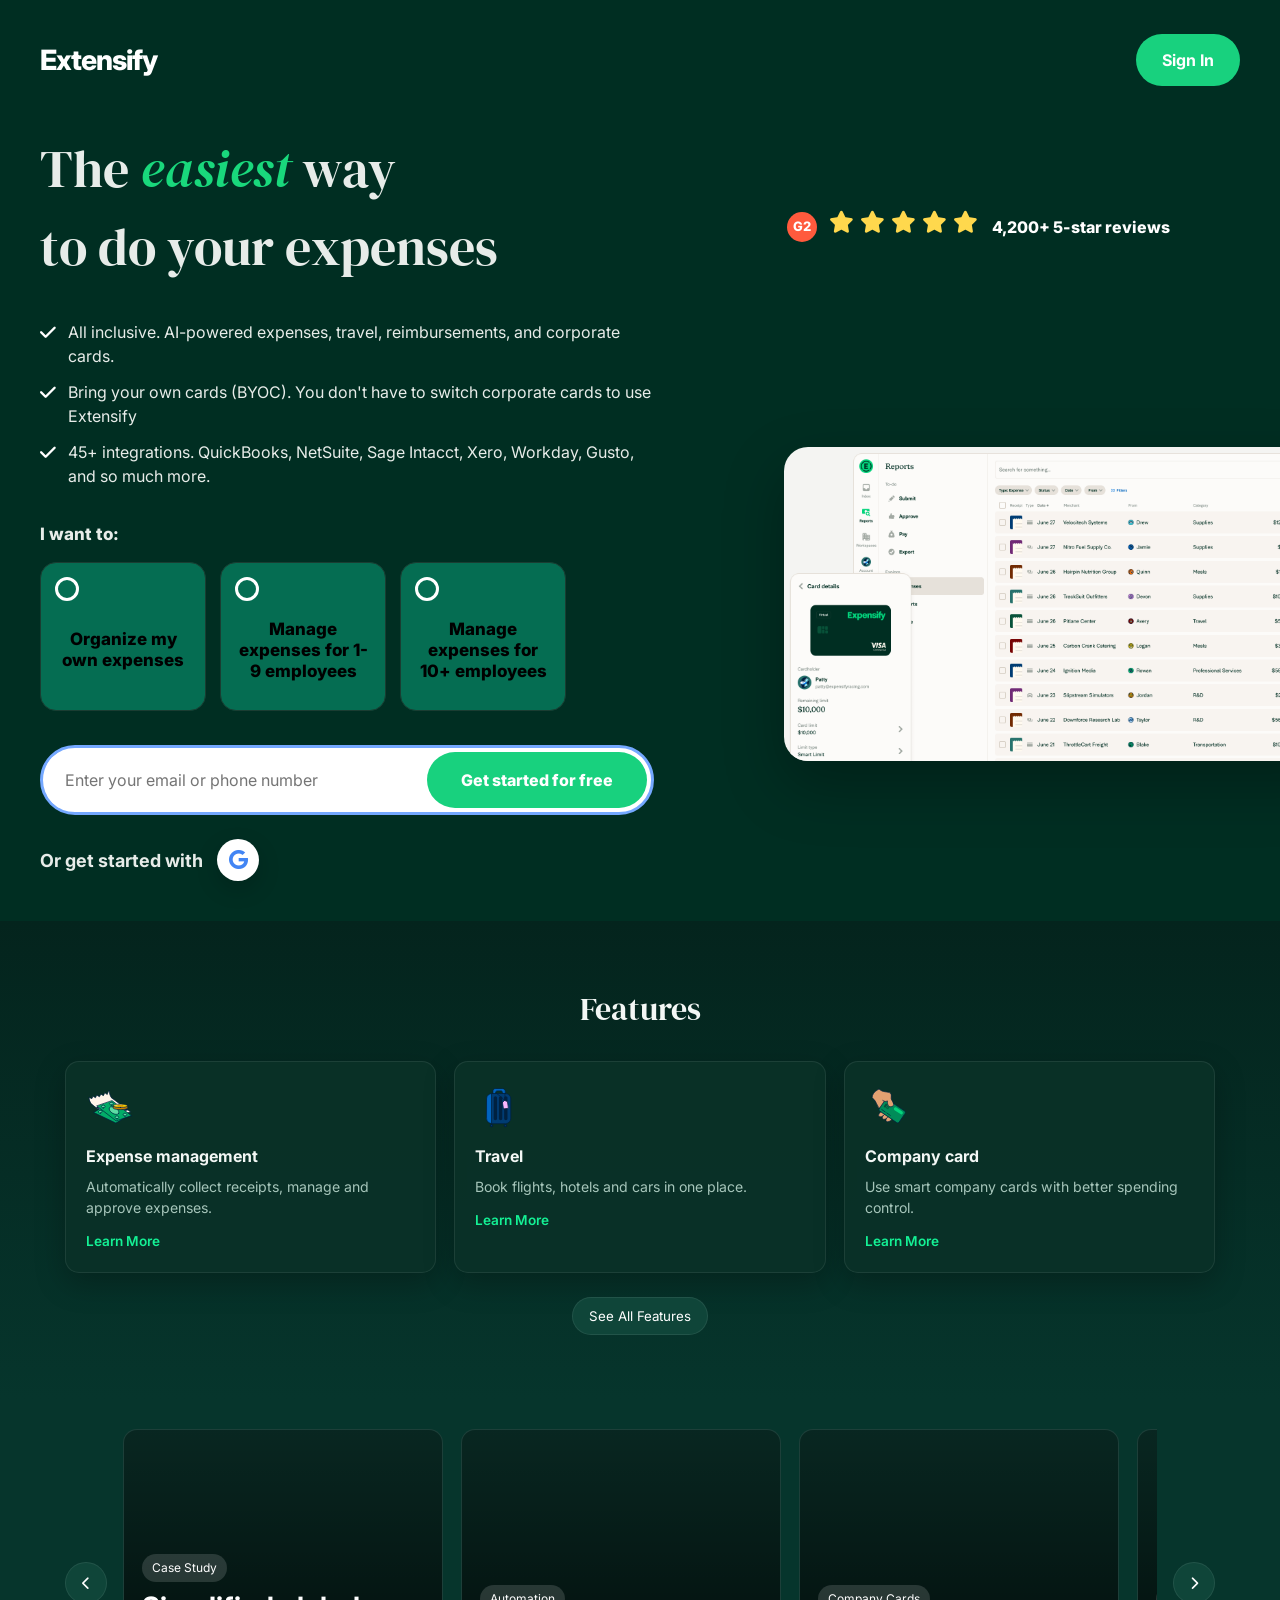
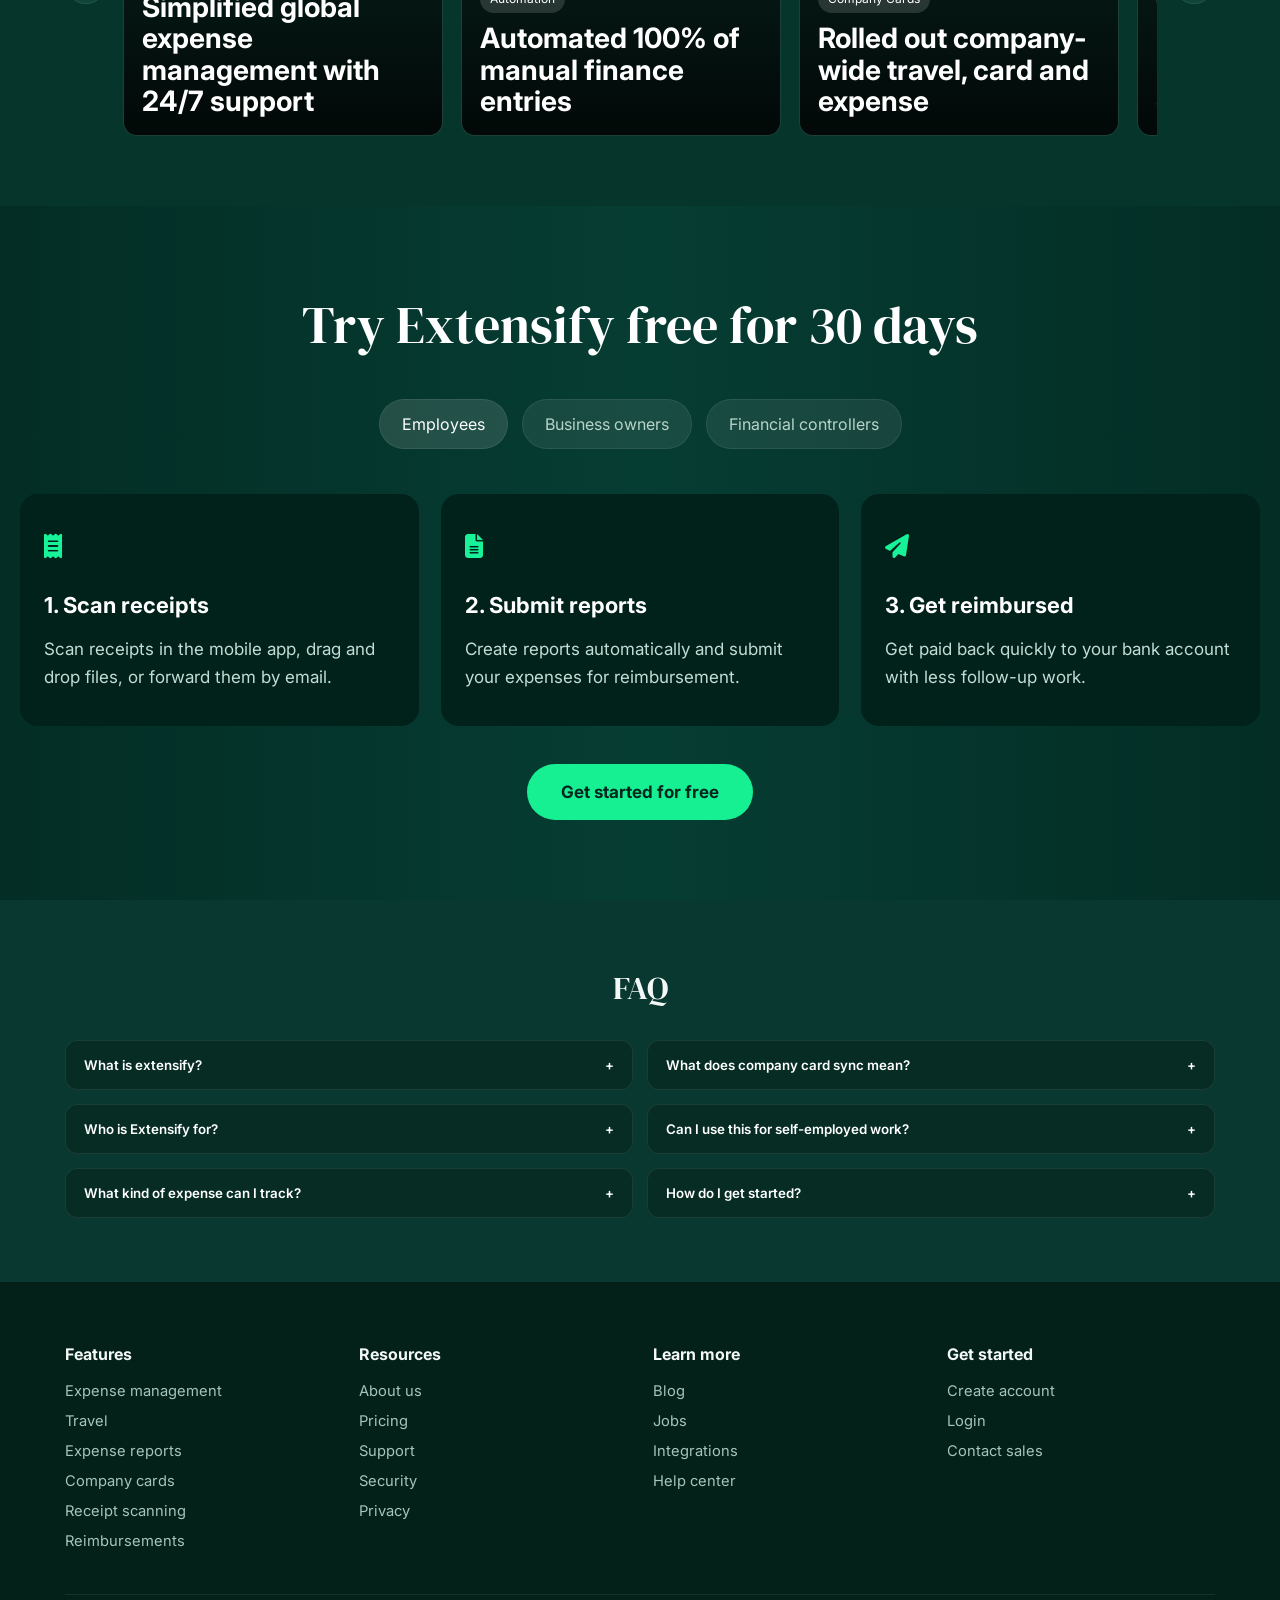
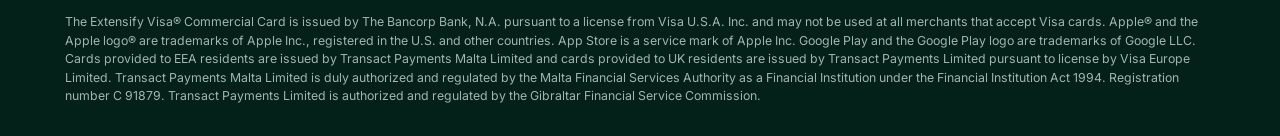
<file: index.html>
﻿<!DOCTYPE html>
<html>
<head>
  <meta charset="UTF-8">
  <title>Extensify</title>
  <meta http-equiv="refresh" content="0; url=main/landing.html">
</head>
<body>
  <script>
    window.location.href = "main/landing.html";
  </script>
  <p>Opening Extensify...</p>
  <a href="main/landing.html">Open Extensify</a>
</body>
</html>
</file>
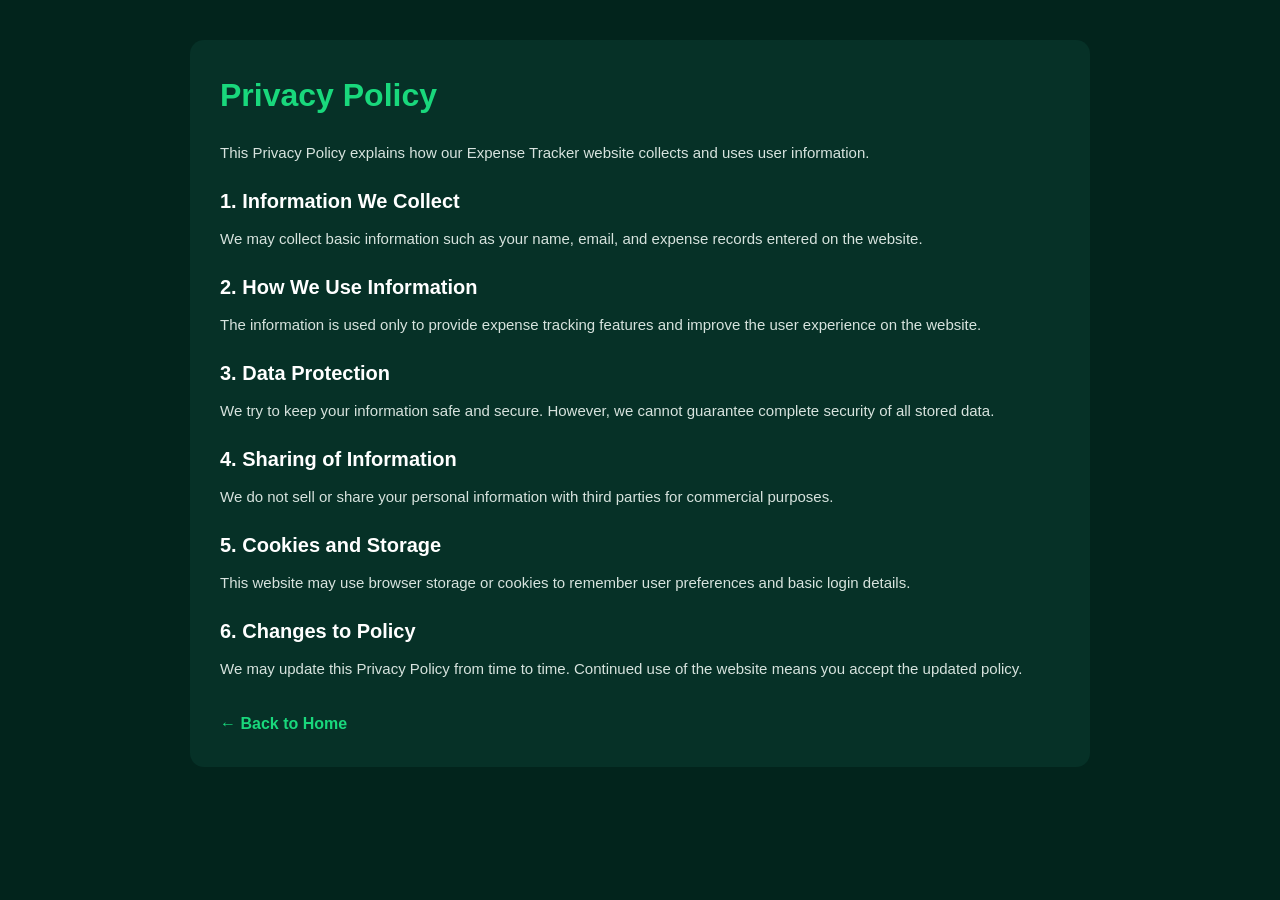
<file: privacy.html>
<!DOCTYPE html>
<html lang="en">
<head>
  <meta charset="UTF-8">
  <meta name="viewport" content="width=device-width, initial-scale=1.0">
  <title>Privacy Policy</title>
  <style>
    * {
      margin: 0;
      padding: 0;
      box-sizing: border-box;
    }

    body {
      font-family: Arial, sans-serif;
      background: #02241c;
      color: white;
      line-height: 1.6;
      padding: 40px 20px;
    }

    .privacy-box {
      max-width: 900px;
      margin: auto;
      background: #063127;
      padding: 30px;
      border-radius: 14px;
    }

    h1 {
      font-size: 32px;
      margin-bottom: 20px;
      color: #19d87c;
    }

    h2 {
      font-size: 20px;
      margin-top: 20px;
      margin-bottom: 10px;
      color: #ffffff;
    }

    p {
      font-size: 15px;
      color: #d7e3de;
      margin-bottom: 10px;
    }

    .back-link {
      display: inline-block;
      margin-top: 20px;
      color: #19d87c;
      text-decoration: none;
      font-weight: bold;
    }

    .back-link:hover {
      text-decoration: underline;
    }
  </style>
</head>
<body>

  <div class="privacy-box">
    <h1>Privacy Policy</h1>

    <p>This Privacy Policy explains how our Expense Tracker website collects and uses user information.</p>

    <h2>1. Information We Collect</h2>
    <p>We may collect basic information such as your name, email, and expense records entered on the website.</p>

    <h2>2. How We Use Information</h2>
    <p>The information is used only to provide expense tracking features and improve the user experience on the website.</p>

    <h2>3. Data Protection</h2>
    <p>We try to keep your information safe and secure. However, we cannot guarantee complete security of all stored data.</p>

    <h2>4. Sharing of Information</h2>
    <p>We do not sell or share your personal information with third parties for commercial purposes.</p>

    <h2>5. Cookies and Storage</h2>
    <p>This website may use browser storage or cookies to remember user preferences and basic login details.</p>

    <h2>6. Changes to Policy</h2>
    <p>We may update this Privacy Policy from time to time. Continued use of the website means you accept the updated policy.</p>

    <a href="index.html" class="back-link">← Back to Home</a>
  </div>

</body>
</html>
</file>
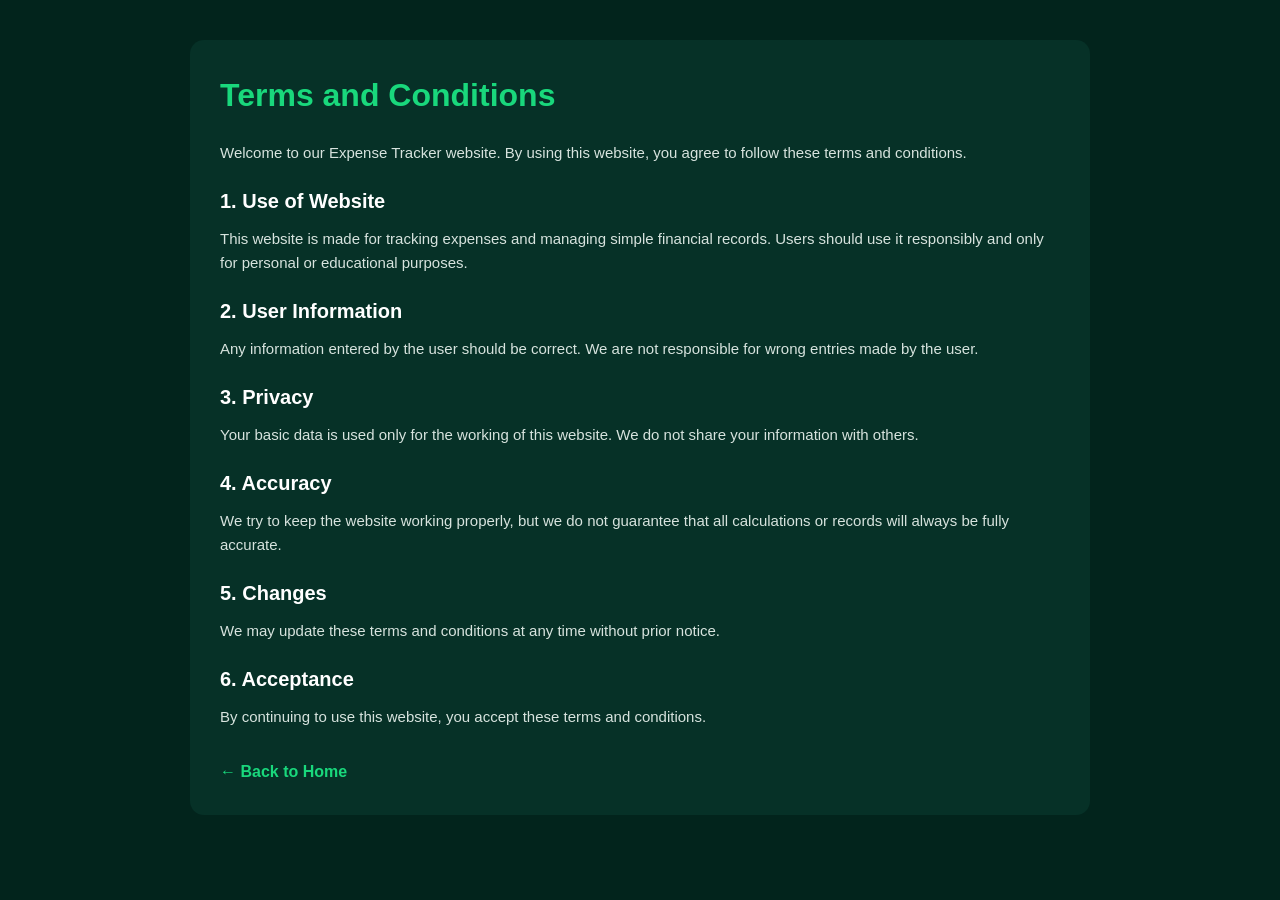
<file: terms.html>
<!DOCTYPE html>
<html lang="en">
<head>
  <meta charset="UTF-8">
  <meta name="viewport" content="width=device-width, initial-scale=1.0">
  <title>Terms and Conditions</title>
  <style>
    * {
      margin: 0;
      padding: 0;
      box-sizing: border-box;
    }

    body {
      font-family: Arial, sans-serif;
      background: #02241c;
      color: white;
      line-height: 1.6;
      padding: 40px 20px;
    }

    .terms-box {
      max-width: 900px;
      margin: auto;
      background: #063127;
      padding: 30px;
      border-radius: 14px;
    }

    h1 {
      font-size: 32px;
      margin-bottom: 20px;
      color: #19d87c;
    }

    h2 {
      font-size: 20px;
      margin-top: 20px;
      margin-bottom: 10px;
      color: #ffffff;
    }

    p {
      font-size: 15px;
      color: #d7e3de;
      margin-bottom: 10px;
    }

    .back-link {
      display: inline-block;
      margin-top: 20px;
      color: #19d87c;
      text-decoration: none;
      font-weight: bold;
    }

    .back-link:hover {
      text-decoration: underline;
    }
  </style>
</head>
<body>

  <div class="terms-box">
    <h1>Terms and Conditions</h1>

    <p>Welcome to our Expense Tracker website. By using this website, you agree to follow these terms and conditions.</p>

    <h2>1. Use of Website</h2>
    <p>This website is made for tracking expenses and managing simple financial records. Users should use it responsibly and only for personal or educational purposes.</p>

    <h2>2. User Information</h2>
    <p>Any information entered by the user should be correct. We are not responsible for wrong entries made by the user.</p>

    <h2>3. Privacy</h2>
    <p>Your basic data is used only for the working of this website. We do not share your information with others.</p>

    <h2>4. Accuracy</h2>
    <p>We try to keep the website working properly, but we do not guarantee that all calculations or records will always be fully accurate.</p>

    <h2>5. Changes</h2>
    <p>We may update these terms and conditions at any time without prior notice.</p>

    <h2>6. Acceptance</h2>
    <p>By continuing to use this website, you accept these terms and conditions.</p>

    <a href="index.html" class="back-link">← Back to Home</a>
  </div>

</body>
</html>
</file>
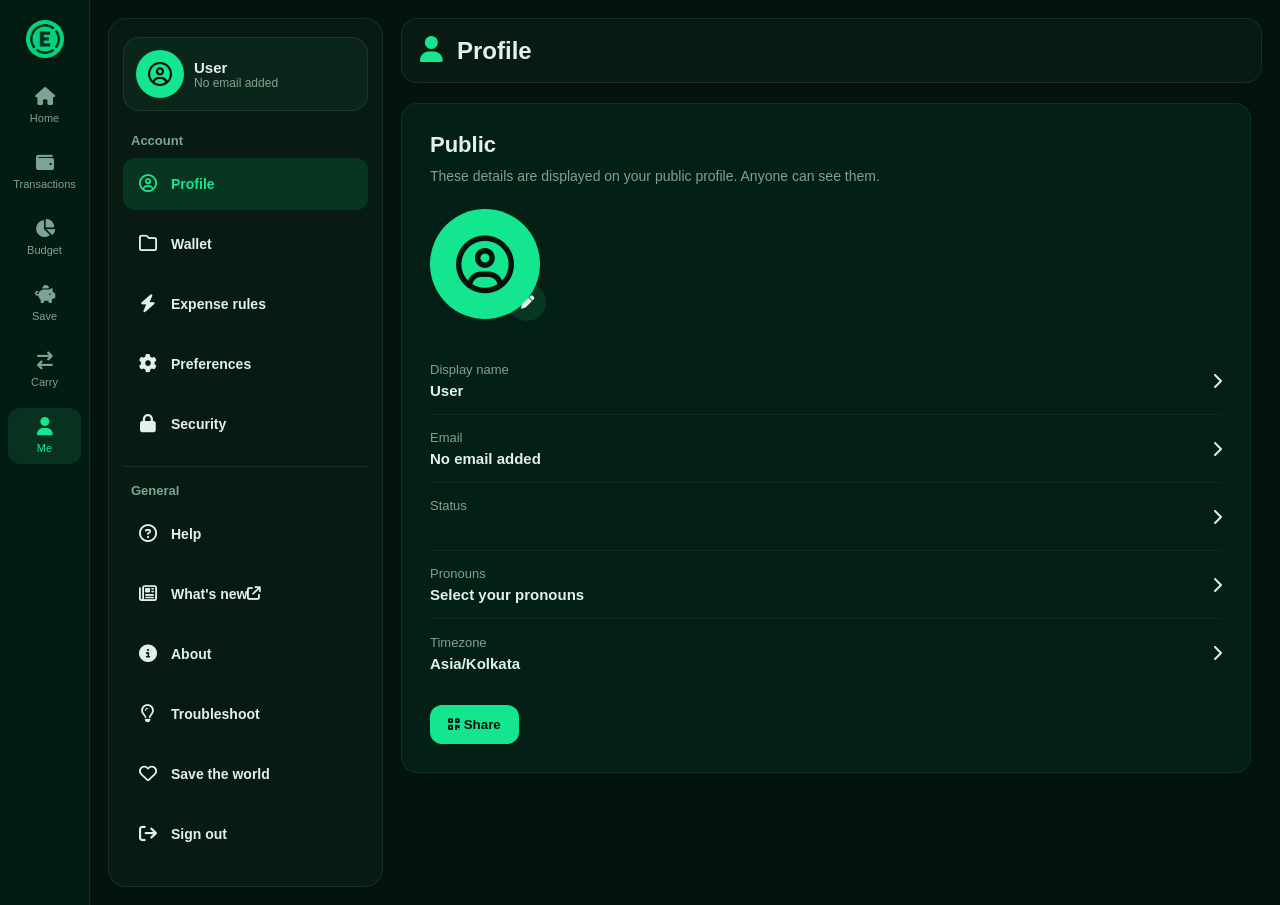
<file: main/account.html>
<!DOCTYPE html>
<html lang="en">

<head>
  <meta charset="UTF-8" />
  <meta name="viewport" content="width=device-width, initial-scale=1.0" />
  <title>Account</title>

  <link rel="preconnect" href="https://fonts.googleapis.com">
  <link rel="preconnect" href="https://fonts.gstatic.com" crossorigin>
  <link href="https://fonts.googleapis.com/css2?family=Inter:wght@400;500;600;700;800&display=swap" rel="stylesheet">
  <link rel="shortcut icon" href="../Pic/image.png" type="image/x-icon">
  <link rel="stylesheet" href="https://cdnjs.cloudflare.com/ajax/libs/font-awesome/6.5.2/css/all.min.css">
  <link rel="stylesheet" href="common.css">
  <link rel="stylesheet" href="account.css">
</head>

<body>

  <div class="page">
  
    <div class="shell">
      <nav class="side">
        <div class="top-logo">
          <a href="landing.html">
            <img src="../Pic/image.png" alt="Logo" class="logo-img" />
          </a>
        </div>

        <div class="nav">
          <a href="home.html" class="nav-item">
            <i class="fa-solid fa-house"></i>
            <span>Home</span>
          </a>
          <a href="transactions.html" class="nav-item">
            <i class="fa-solid fa-wallet"></i>
            <span>Transactions</span>
          </a>
          <a href="budget.html" class="nav-item">
            <i class="fa-solid fa-chart-pie"></i>
            <span>Budget</span>
          </a>
          <a href="saving.html" class="nav-item">
            <i class="fa-solid fa-piggy-bank"></i>
            <span>Save</span>
          </a>
          <a href="carryover.html" class="nav-item">
            <i class="fa-solid fa-arrow-right-arrow-left"></i>
            <span>Carry</span>
          </a>
          <a href="account.html" class="nav-item active">
            <i class="fa-solid fa-user"></i>
            <span>Me</span>
          </a>
        </div>
      </nav>

  
      <aside class="menu-bar">
        <div class="user-top">
          <div class="user-pic">
            <i class="fa-regular fa-circle-user"></i>
          </div>
<div class="user-text">
  <h3 id="sideUserName">User</h3>
  <p id="sideUserEmail">No email added</p>
</div>

        </div>

        <div class="menu-group">
          <p class="menu-title">Account</p>

          <button class="menu-item active" data-tab="profile">
            <div class="menu-left">
              <i class="fa-regular fa-circle-user"></i>
              <span>Profile</span>
            </div>
          </button>


          <button class="menu-item" data-tab="wallet">
            <div class="menu-left">
              <i class="fa-regular fa-folder"></i>
              <span>Wallet</span>
            </div>
          </button>

          <button class="menu-item" data-tab="expenseRules">
            <div class="menu-left">
              <i class="fa-solid fa-bolt"></i>
              <span>Expense rules</span>
            </div>
          </button>

          <button class="menu-item" data-tab="preferences">
            <div class="menu-left">
              <i class="fa-solid fa-gear"></i>
              <span>Preferences</span>
            </div>
          </button>

          <button class="menu-item" data-tab="security">
            <div class="menu-left">
              <i class="fa-solid fa-lock"></i>
              <span>Security</span>
            </div>
          </button>
        </div>

        <div class="line"></div>

        <div class="menu-group">
          <p class="menu-title">General</p>

          <button class="menu-item" data-tab="help">
            <div class="menu-left">
              <i class="fa-regular fa-circle-question"></i>
              <span>Help</span>
            </div>
          </button>

          <button class="menu-item" data-tab="whatsNew">
            <div class="menu-left">
              <i class="fa-regular fa-newspaper"></i>
              <span>What's new</span>
            </div>
            <i class="fa-solid fa-arrow-up-right-from-square right-small"></i>
          </button>

          <button class="menu-item" data-tab="about">
            <div class="menu-left">
              <i class="fa-solid fa-circle-info"></i>
              <span>About</span>
            </div>
          </button>

          <button class="menu-item" data-tab="troubleshoot">
            <div class="menu-left">
              <i class="fa-regular fa-lightbulb"></i>
              <span>Troubleshoot</span>
            </div>
          </button>

          <button class="menu-item" data-tab="saveWorld">
            <div class="menu-left">
              <i class="fa-regular fa-heart"></i>
              <span>Save the world</span>
            </div>
          </button>


<button class="menu-item" id="signOutBtn">
  <div class="menu-left">
    <i class="fa-solid fa-arrow-right-from-bracket"></i>
    <span>Sign out</span>
  </div>
</button>
        </div>
      </aside>

      <main class="main-content">
        <div class="top-head">
          <div class="page-head">
            <div class="head-icon" id="headIcon">
              <i class="fa-solid fa-user"></i>
            </div>
            <h1 id="pageTitle">Profile</h1>
          </div>
        </div>

        <section class="tab-panel show" id="profile">
          <div class="card">
            <div class="card-inner profile-card">
              <h2>Public</h2>
              <p class="sub-text">These details are displayed on your public profile. Anyone can see them.</p>

              <div class="profile-avatar-wrap">
                <div class="big-avatar">
                  <i class="fa-regular fa-circle-user"></i>
                </div>
                <button class="edit-btn">
                  <i class="fa-solid fa-pen"></i>
                </button>
              </div>

              <div class="info-list">
                <div class="info-row">
                  <div>
                    <p class="small-label">Display name</p>
<h4 id="profileName">User</h4>
                  </div>
                  <i class="fa-solid fa-chevron-right"></i>
                </div>

                <div class="info-row">
                  <div>
                    <p class="small-label">Email</p>
<h4 id="profileEmail">No email added</h4>
                  </div>
                  <i class="fa-solid fa-chevron-right"></i>
                </div>

                <div class="info-row">
                  <div>
                    <p class="small-label">Status</p>
                    <h4>&nbsp;</h4>
                  </div>
                  <i class="fa-solid fa-chevron-right"></i>
                </div>

                <div class="info-row active-line">
                  <div>
                    <p class="small-label">Pronouns</p>
                    <h4>Select your pronouns</h4>
                  </div>
                  <i class="fa-solid fa-chevron-right"></i>
                </div>

                <div class="info-row">
                  <div>
                    <p class="small-label">Timezone</p>
                    <h4>Asia/Kolkata</h4>
                  </div>
                  <i class="fa-solid fa-chevron-right"></i>
                </div>
              </div>

              <button class="share-btn">
                <i class="fa-solid fa-qrcode"></i>
                <span>Share</span>
              </button>
            </div>
          </div>
        </section>


        <section class="tab-panel" id="preferences">
          <div class="card">

            <div class="card-inner">
              <h2>App preferences</h2>

              <div class="pref-row switch-row">
                <div>
                  <h4>Receive relevant feature updates and Extensify news</h4>
                </div>
                <button class="switch on">
                  <span></span>
                </button>
              </div>

              <div class="pref-row switch-row">
                <div>
                  <h4>Mute all sounds from Extensify</h4>
                </div>
                <button class="switch">
                  <span></span>
                </button>
              </div>

              <div class="pref-row">
                <div>
                  <p class="small-label">Priority mode</p>
                  <h4>Most recent</h4>
                </div>
                <i class="fa-solid fa-chevron-right"></i>
              </div>

              <div class="pref-row">
                <div>
                  <p class="small-label">Language</p>
                  <h4>English</h4>
                </div>
                <i class="fa-solid fa-chevron-right"></i>
              </div>

              <div class="pref-row">
                <div>
                  <p class="small-label">Payment currency</p>
                  <h4>INR - ₹</h4>
                </div>
                <i class="fa-solid fa-chevron-right"></i>
              </div>

              <div class="pref-row">
                <div>
                  <p class="small-label">Theme</p>
                  <h4>Use device settings</h4>
                </div>
                <i class="fa-solid fa-chevron-right"></i>
              </div>
            </div>
          </div>
        </section>

        <section class="tab-panel" id="security">
          <div class="card">

            <div class="card-inner">
              <h2>Security options</h2>
              <p class="sub-text">Enable two-factor authentication to keep your account safe.</p>

              <div class="pref-row icon-row">
                <div class="menu-left">
                  <i class="fa-regular fa-shield"></i>
                  <h4>Two-factor authentication</h4>
                </div>
                <i class="fa-solid fa-chevron-right"></i>
              </div>

              <div class="pref-row icon-row">
                <div class="menu-left">
                  <i class="fa-solid fa-code-merge"></i>
                  <h4>Merge accounts</h4>
                </div>
                <i class="fa-solid fa-chevron-right"></i>
              </div>

              <div class="pref-row icon-row">
                <div class="menu-left">
                  <i class="fa-solid fa-user-shield"></i>
                  <h4>Report suspicious activity</h4>
                </div>
                <i class="fa-solid fa-chevron-right"></i>
              </div>

              <div class="pref-row icon-row">
                <div class="menu-left">
                  <i class="fa-solid fa-box-archive"></i>
                  <h4>Close account</h4>
                </div>
                <i class="fa-solid fa-chevron-right"></i>
              </div>
            </div>
          </div>
        </section>

        <section class="tab-panel" id="help">
          <div class="card">

            <div class="card-inner">
              <h2>Help and support</h2>
              <p class="sub-text">We are here to help you 24/7</p>

              <div class="pref-row icon-row">
                <div class="menu-left">
                  <i class="fa-solid fa-desktop"></i>
                  <h4>Help site</h4>
                </div>
                <i class="fa-solid fa-arrow-up-right-from-square"></i>
              </div>
            </div>
          </div>
        </section>



        <section class="tab-panel" id="wallet">
          <div class="card">
            <div class="card-inner">
              <h2>Wallet</h2>
              <p class="sub-text">Saved cards, payment methods and balance.</p>
            </div>
          </div>
        </section>

        <section class="tab-panel" id="expenseRules">
          <div class="card">
            <div class="card-inner">
              <h2>Expense rules</h2>
              <p class="sub-text">Create and manage rules here.</p>
            </div>
          </div>
        </section>
        <section class="tab-panel" id="whatsNew">
          <div class="card">
            <div class="card-inner">
              <h2>What's new</h2>
              <p class="sub-text">New updates and improvements will appear here.</p>

              <div class="simple-box">
                <h4>New saving page added</h4>
                <p>Track your saving goal and progress easily.</p>
              </div>

              <div class="simple-box">
                <h4>Budget section improved</h4>
                <p>Now you can manage monthly spending in a better way.</p>
              </div>
            </div>
          </div>
        </section>

        <section class="tab-panel" id="about">
          <div class="card">
            <div class="card-inner">
              <h2>About Extensify</h2>
              <p class="sub-text">
                Extensify is a student-made expense tracker website that helps users manage
                transactions, budgets, savings and account settings.
              </p>

              <div class="simple-box">
                <h4>Version</h4>
                <p>1.0.0</p>
              </div>

              <div class="simple-box">
                <h4>Made for</h4>
                <p>JavaScript college project</p>
              </div>
            </div>
          </div>
        </section>

        <section class="tab-panel" id="troubleshoot">
          <div class="card">
            <div class="card-inner">
              <h2>Troubleshoot</h2>
              <p class="sub-text">Use these quick actions if something is not working properly.</p>

              <button class="action-btn" id="reloadBtn">Reload page</button>
              <button class="action-btn danger-btn" id="clearAccountBtn">Clear account data</button>
            </div>
          </div>
        </section>

        <section class="tab-panel" id="saveWorld">
          <div class="card">
            <div class="card-inner">
              <h2>Save the world</h2>
              <p class="sub-text">
                Small money habits can also help the planet. Spend less, waste less and save more.
              </p>

              <div class="simple-box">
                <h4>Eco tip</h4>
                <p>Use reusable bottles and avoid unnecessary online orders.</p>
              </div>
            </div>
          </div>
        </section>
      </main>
    </div>

    <script src="account.js"></script>
</body>

</html>
</file>
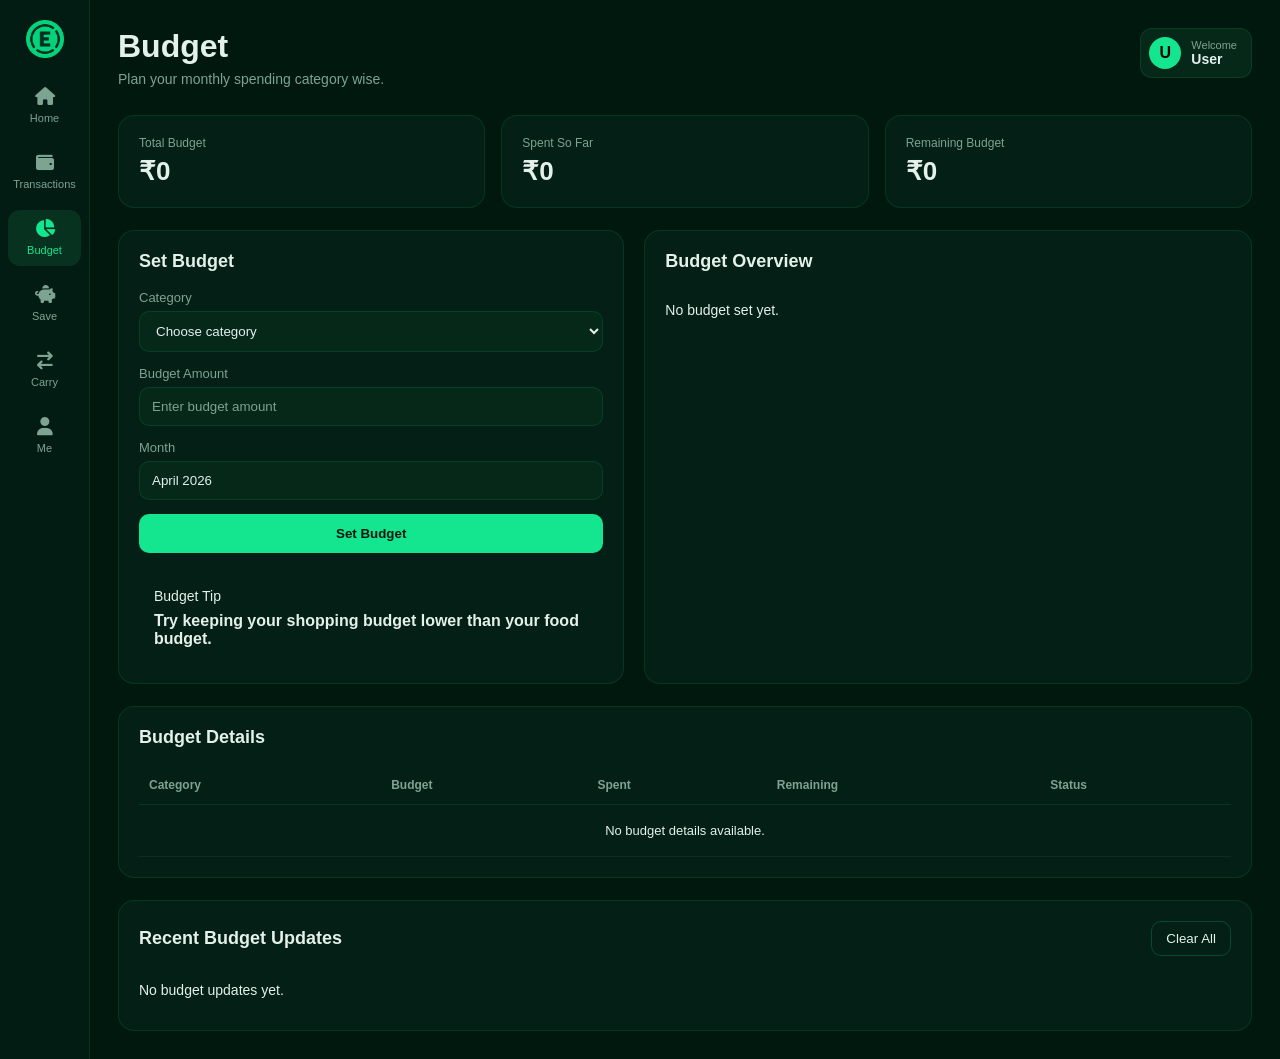
<file: main/budget.html>
<!DOCTYPE html>
<html lang="en">

<head>
  <meta charset="UTF-8" />
  <meta name="viewport" content="width=device-width, initial-scale=1.0" />
  <title>Budget — Extensify</title>
  <link rel="shortcut icon" href="../Pic/image.png" type="image/x-icon" />
  <link rel="stylesheet" href="common.css" />
  <link rel="stylesheet" href="https://cdnjs.cloudflare.com/ajax/libs/font-awesome/6.5.1/css/all.min.css" />
  <style>
    .budget-summary {
      grid-template-columns: repeat(3, 1fr);
    }

    .budget-grid {
      display: grid;
      grid-template-columns: 1fr 1.2fr;
      gap: 20px;
      margin-bottom: 22px;
    }

    .tip-box {
      margin-top: 20px;
      padding: 15px;
      background: var(--panel2);
      border-radius: 10px;
    }

    .tip-title {
      color: var(--muted);
      margin-bottom: 8px;
      font-size: 14px;
    }

    .overview-item {
      margin-bottom: 18px;
    }

    .overview-top {
      display: flex;
      justify-content: space-between;
      align-items: center;
      gap: 10px;
      margin-bottom: 8px;
      font-size: 14px;
    }

    .overview-name {
      font-weight: bold;
    }

    .overview-text {
      color: var(--muted);
      font-size: 13px;
    }

    .progress-line {
      width: 100%;
      height: 10px;
      background: var(--panel2);
      border-radius: 10px;
      overflow: hidden;
      margin-top: 8px;
    }

    .progress-fill {
      height: 100%;
      border-radius: 10px;
    }

    .progress-fill.safe {
      background: var(--accent);
    }

    .progress-fill.warning {
      background: var(--amber);
    }

    .progress-fill.crossed {
      background: #ff8f8f;
    }

    .budget-table-card {
      margin-bottom: 22px;
    }

    table {
      min-width: 700px;
    }

    .budget-status {
      display: inline-block;
      padding: 7px 10px;
      border-radius: 999px;
      font-size: 12px;
      font-weight: bold;
    }

    .budget-status.safe {
      background: rgba(20, 229, 143, 0.12);
      color: #7df3bb;
    }

    .budget-status.warning {
      background: rgba(240, 184, 78, 0.14);
      color: #ffd27a;
    }

    .budget-status.crossed {
      background: rgba(255, 116, 116, 0.12);
      color: #ff9d9d;
    }

    .history-head {
      display: flex;
      justify-content: space-between;
      align-items: center;
      gap: 12px;
      margin-bottom: 14px;
    }

    .clear-btn {
      border: 1px solid rgba(20, 229, 143, 0.22);
      background: transparent;
      color: var(--text);
      padding: 9px 14px;
      border-radius: 10px;
      cursor: pointer;
    }

    .history-item {
      display: flex;
      justify-content: space-between;
      align-items: center;
      padding: 14px 0;
      border-bottom: 1px solid rgba(255, 255, 255, 0.08);
    }

    .history-item:last-child {
      border-bottom: none;
    }

    .history-title {
      font-size: 15px;
      margin-bottom: 4px;
    }

    .history-date {
      font-size: 13px;
      color: var(--muted);
    }

    .history-amt {
      color: var(--accent);
      font-weight: bold;
    }
    .empty-text {
  color: var(--muted);
  font-size: 14px;
  padding: 12px 0;
}

.overview-card {
  padding: 14px;
  border-radius: 14px;
  background: var(--panel2);
  margin-bottom: 14px;
}

.overview-card:last-child {
  margin-bottom: 0;
}

.overview-status {
  font-size: 12px;
  font-weight: bold;
}

.table-empty {
  color: var(--muted);
  text-align: center;
  padding: 18px;
}
  </style>
</head>

<body>
  <div class="shell">
    <nav class="side">
      <div class="top-logo">
        <a href="landing.html">
          <img src="../Pic/image.png" alt="Logo" class="logo-img" />
        </a>
            </div>

      <div class="nav">
        <a href="home.html" class="nav-item">
          <i class="fa-solid fa-house"></i>
          <span>Home</span>
        </a>
        <a href="transactions.html" class="nav-item">
          <i class="fa-solid fa-wallet"></i>
          <span>Transactions</span>
        </a>
        <a href="budget.html" class="nav-item active">
          <i class="fa-solid fa-chart-pie"></i>
          <span>Budget</span>
        </a>
        <a href="saving.html" class="nav-item">
          <i class="fa-solid fa-piggy-bank"></i>
          <span>Save</span>
        </a>
        <a href="carryover.html" class="nav-item">
  <i class="fa-solid fa-arrow-right-arrow-left"></i>
  <span>Carry</span>
</a>
        <a href="account.html" class="nav-item">
          <i class="fa-solid fa-user"></i>
          <span>Me</span>
        </a>
      </div>
    </nav>

    <main class="main">
      <div class="topbar">
        <div>
          <h1>Budget</h1>
          <p>Plan your monthly spending category wise.</p>
        </div>

        <div class="user-chip">
          <div class="u-icon" id="userIcon">U</div>
          <div class="u-text">
            <p>Welcome</p>
            <h4 id="userName">User</h4>
          </div>
        </div>
      </div>

      <div class="summary-row budget-summary">
        <div class="scard">
          <p class="scard-label">Total Budget</p>
          <h3 id="totalBudget">₹0</h3>
        </div>

        <div class="scard">
          <p class="scard-label">Spent So Far</p>
          <h3 id="totalSpent">₹0</h3>
        </div>

        <div class="scard">
          <p class="scard-label">Remaining Budget</p>
          <h3 id="remainingBudget">₹0</h3>
        </div>
      </div>

      <div class="budget-grid">
        <div class="card">
          <div class="card-head">
            <h3 class="card-title">Set Budget</h3>
          </div>

          <div class="form-group">
            <label for="categoryInput">Category</label>
            <select id="categoryInput">
              <option value="">Choose category</option>
              <option value="food">Food</option>
              <option value="travel">Travel</option>
              <option value="shopping">Shopping</option>
              <option value="bills">Bills</option>
              <option value="study">Study</option>
              <option value="other">Other</option>
            </select>
          </div>

          <div class="form-group">
            <label for="budgetInput">Budget Amount</label>
            <input type="number" id="budgetInput" placeholder="Enter budget amount" />
          </div>

          <div class="form-group">
            <label for="monthInput">Month</label>
            <input type="text" id="monthInput" value="April 2026" readonly />
          </div>

          <button class="save-btn" id="setBudgetBtn">Set Budget</button>

          <div class="tip-box">
            <p class="tip-title">Budget Tip</p>
            <h4>Try keeping your shopping budget lower than your food budget.</h4>
          </div>
        </div>

        <div class="card">
          <div class="card-head">
            <h3 class="card-title">Budget Overview</h3>
          </div>
          <div id="budgetOverview"></div>
        </div>
      </div>

      <div class="card budget-table-card">
        <div class="card-head">
          <h3 class="card-title">Budget Details</h3>
        </div>

        <div class="table-wrap">
          <table>
            <thead>
              <tr>
                <th>Category</th>
                <th>Budget</th>
                <th>Spent</th>
                <th>Remaining</th>
                <th>Status</th>
              </tr>
            </thead>
            <tbody id="budgetTable"></tbody>
          </table>
        </div>
      </div>

      <div class="card">
        <div class="history-head">
          <h3 class="card-title">Recent Budget Updates</h3>
          <button class="clear-btn" id="clearHistoryBtn">Clear All</button>
        </div>

        <div id="historyList">
          <div class="history-item">
            <div>
              <p class="history-title">Food budget updated</p>
              <p class="history-date">04 Apr 2026</p>
            </div>
            <span class="history-amt">₹5,000</span>
          </div>

          <div class="history-item">
            <div>
              <p class="history-title">Travel budget updated</p>
              <p class="history-date">03 Apr 2026</p>
            </div>
            <span class="history-amt">₹2,000</span>
          </div>
        </div>
      </div>
    </main>
  </div>

  <script src="budget.js"></script>
</body>

</html>
</file>
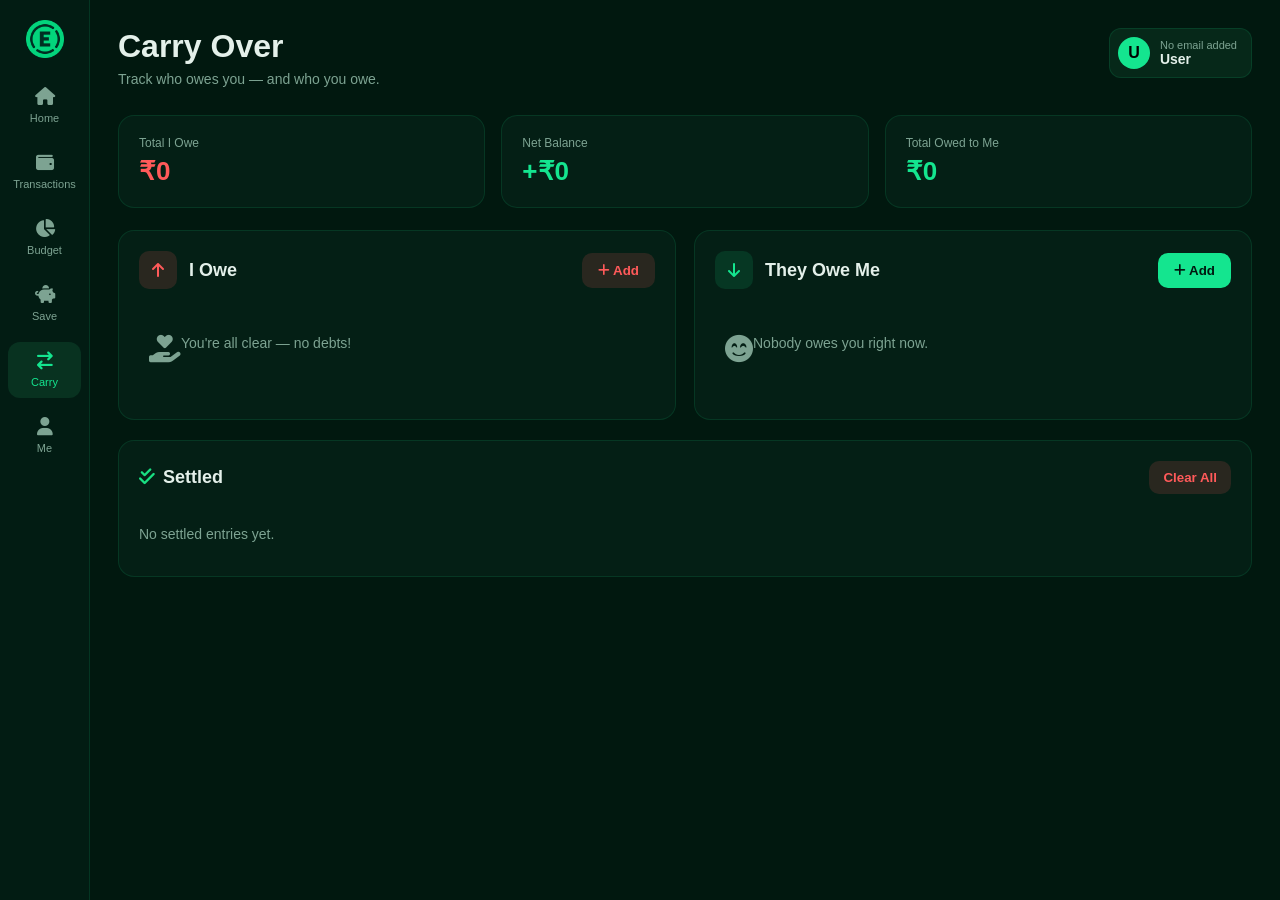
<file: main/carryover.html>
<!DOCTYPE html>
<html lang="en">
<head>
  <meta charset="UTF-8" />
  <meta name="viewport" content="width=device-width, initial-scale=1.0" />
  <title>Carry Over — Extensify</title>
  <link rel="shortcut icon" href="../Pic/image.png" type="image/x-icon" />
  <link rel="stylesheet" href="common.css" />
  <link rel="stylesheet" href="carryover.css" />
  <link rel="stylesheet" href="https://cdnjs.cloudflare.com/ajax/libs/font-awesome/6.5.1/css/all.min.css" />
  <link href="https://fonts.googleapis.com/css2?family=Inter:wght@400;500;600;700;800&display=swap" rel="stylesheet" />
</head>
<body>
  <div class="shell">
    <nav class="side">
<div class="top-logo">
  <a href="landing.html">
    <img src="../Pic/image.png" alt="Logo" class="logo-img" />
  </a>
</div>
      <div class="nav">
        <a href="home.html" class="nav-item">
          <i class="fa-solid fa-house"></i>
          <span>Home</span>
        </a>
        <a href="transactions.html" class="nav-item">
          <i class="fa-solid fa-wallet"></i>
          <span>Transactions</span>
        </a>
        <a href="budget.html" class="nav-item">
          <i class="fa-solid fa-chart-pie"></i>
          <span>Budget</span>
        </a>
        <a href="saving.html" class="nav-item">
          <i class="fa-solid fa-piggy-bank"></i>
          <span>Save</span>
        </a>
        <a href="carryover.html" class="nav-item active">
          <i class="fa-solid fa-arrow-right-arrow-left"></i>
          <span>Carry</span>
        </a>
        <a href="account.html" class="nav-item">
          <i class="fa-solid fa-user"></i>
          <span>Me</span>
        </a>
      </div>
    </nav>

    <main class="main">

  
      <div class="topbar">
        <div>
          <h1>Carry Over</h1>
          <p>Track who owes you — and who you owe.</p>
        </div>
<div class="user-chip">
  <div class="u-icon" id="userIcon">U</div>
  <div class="u-text">
    <p id="userEmail">No email added</p>
    <h4 id="userName">User</h4>
  </div>
</div>
      </div>


      <div class="summary-row co-summary">
        <div class="scard">
          <p class="scard-label">Total I Owe</p>
          <h3 id="totalIOwe" class="amt-red">₹0</h3>
        </div>
        <div class="scard scard-net" id="netCard">
          <p class="scard-label">Net Balance</p>
          <h3 id="netBalance">₹0</h3>
        </div>
        <div class="scard">
          <p class="scard-label">Total Owed to Me</p>
          <h3 id="totalOwedMe" class="amt-green">₹0</h3>
        </div>
      </div>

      <div class="co-grid">

        <div class="co-col">
          <div class="co-col-head owe-head">
            <div class="co-head-left">
              <span class="co-badge owe-badge"><i class="fa-solid fa-arrow-up"></i></span>
              <h3>I Owe</h3>
            </div>
            <button class="add-entry-btn owe-btn" data-type="owe">
              <i class="fa-solid fa-plus"></i> Add
            </button>
          </div>

<div class="entry-list" id="oweList"></div>

          <div class="empty-state" id="oweEmpty" style="display:none">
            <i class="fa-solid fa-hand-holding-heart"></i>
            <p>You're all clear — no debts!</p>
          </div>
        </div>

        <div class="co-col">
          <div class="co-col-head take-head">
            <div class="co-head-left">
              <span class="co-badge take-badge"><i class="fa-solid fa-arrow-down"></i></span>
              <h3>They Owe Me</h3>
            </div>
            <button class="add-entry-btn take-btn" data-type="take">
              <i class="fa-solid fa-plus"></i> Add
            </button>
          </div>

<div class="entry-list" id="takeList"></div>

          <div class="empty-state" id="takeEmpty" style="display:none">
            <i class="fa-solid fa-face-smile-beam"></i>
            <p>Nobody owes you right now.</p>
          </div>
        </div>
      </div>

      <div class="card settled-section">
        <div class="card-head" style="display:flex;align-items:center;justify-content:space-between;">
          <h3 class="card-title"><i class="fa-solid fa-check-double" style="color:#19df82;margin-right:8px;"></i>Settled</h3>
          <button class="clear-btn" id="clearSettled">Clear All</button>
        </div>
        <div id="settledList">
          <p class="no-settled" id="noSettled">No settled entries yet.</p>
        </div>
      </div>

    </main>
  </div>

  <div class="modal-overlay" id="modalOverlay">
    <div class="modal-box">
      <div class="modal-head">
        <h3 id="modalTitle">Add Entry</h3>
        <button class="modal-close" id="modalClose"><i class="fa-solid fa-xmark"></i></button>
      </div>

      <div class="form-group">
        <label>Person's Name</label>
        <input type="text" id="entryName" placeholder="e.g. Arjun" />
      </div>

      <div class="form-group">
        <label>Amount (₹)</label>
        <input type="number" id="entryAmount" placeholder="Enter amount" min="1" />
      </div>

      <div class="form-group">
        <label>Note (optional)</label>
        <input type="text" id="entryNote" placeholder="e.g. Lunch split" />
      </div>

      <div class="form-group">
        <label>Date</label>
        <input type="date" id="entryDate" />
      </div>

      <button class="save-btn" id="saveEntryBtn">Save</button>
    </div>
  </div>

  <script src="carryover.js"></script>
</body>
</html>
</file>
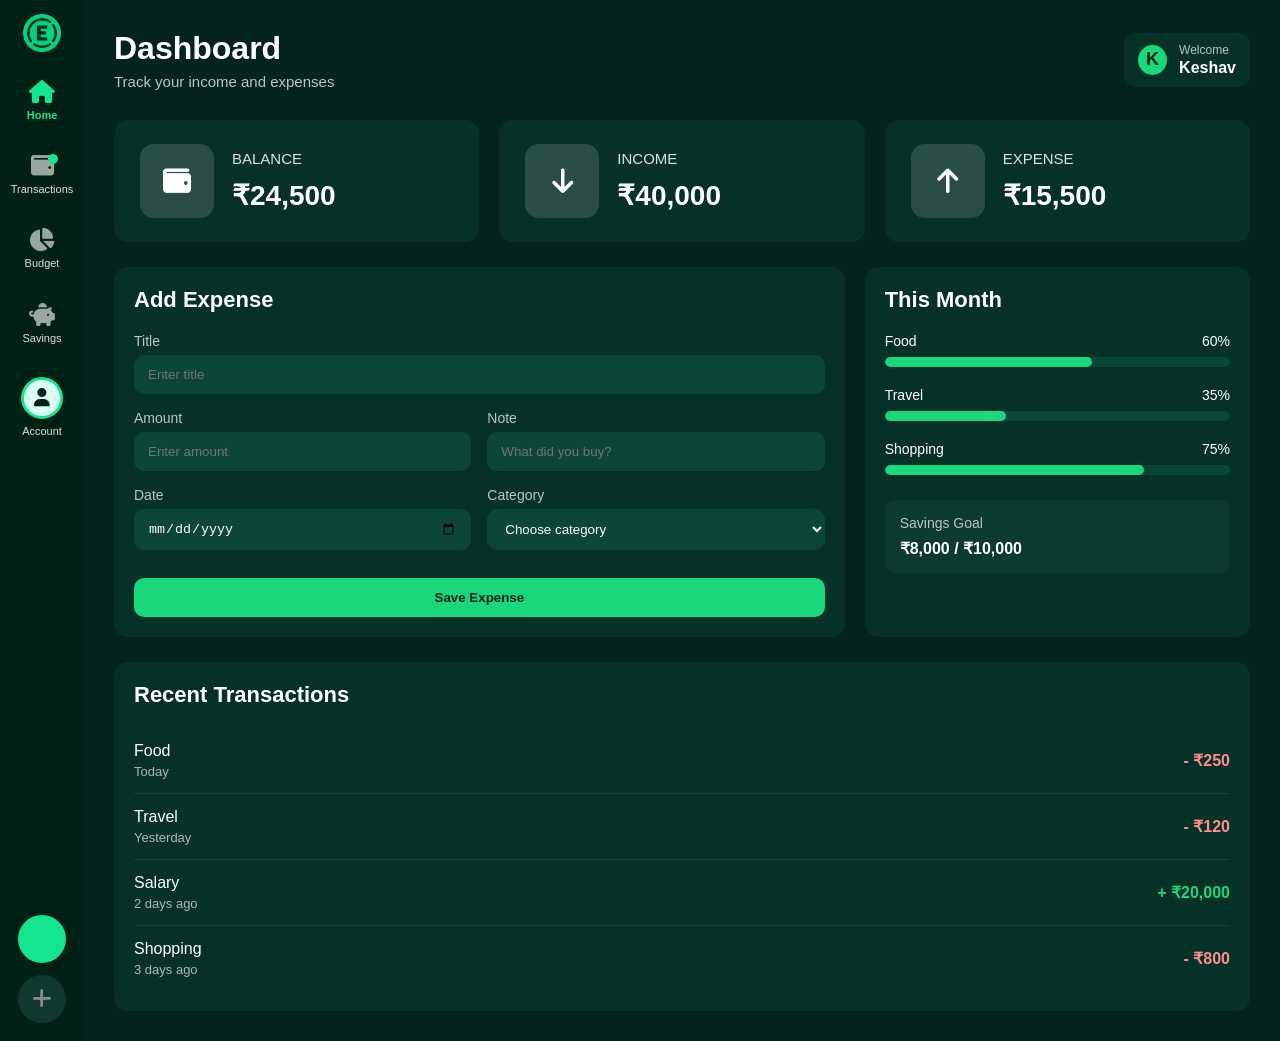
<file: main/dashboard.html>
<!DOCTYPE html>
<html lang="en">

<head>
  <meta charset="UTF-8">
  <meta name="viewport" content="width=device-width, initial-scale=1.0">
  <title>Extensify</title>
  <link rel="shortcut icon" href="/Pic/image.png" type="image/x-icon">

  <link rel="stylesheet" href="dashboard.css">
  <link rel="stylesheet" href="https://cdnjs.cloudflare.com/ajax/libs/font-awesome/6.5.1/css/all.min.css">
</head>

<body>

  <div class="main-box">
    <div class="side">
      <div class="top-logo">
        <img src="../Pic/image.png" alt="Logo" class="logo-img">
      </div>

      <div class="nav-list">
        <a href="#" class="nav-link active">
          <i class="fa-solid fa-house"></i>
          <span>Home</span>
        </a>

        <a href="transactions.html" class="nav-link">
          <i class="fa-solid fa-wallet"></i>
          <span>Transactions</span>
          <small class="dot"></small>
        </a>

        <a href="budget.html" class="nav-link">
          <i class="fa-solid fa-chart-pie"></i>
          <span>Budget</span>
        </a>

        <a href="saving.html" class="nav-link">
          <i class="fa-solid fa-piggy-bank"></i>
          <span>Savings</span>
        </a>
        <a href="account.html" class="nav-link">
          <div class="account-circle">
            <i class="fa-solid fa-user"></i>
          </div>
          <span>Account</span>
        </a>

      </div>

      <div class="bottom-icons">
        <button class="round-btn green-btn">
          <i class="fa-solid fa-castle"></i>
        </button>

        <button class="round-btn dark-btn">
          <i class="fa-solid fa-plus"></i>
        </button>
      </div>
    </div>

    <div class="content">

      <div class="top-bar">
        <div>
          <h1>Dashboard</h1>
          <p class="sub-text">Track your income and expenses</p>
        </div>

        <div class="user-box">
          <div class="user-icon">K</div>
          <div class="user-text">
            <p class="hello-text">Welcome</p>
            <h4 id="userName">Keshav</h4>
          </div>
        </div>
      </div>

<div class="card-row">
  <div class="card small-card summary-card">
    <div class="summary-icon">
      <i class="fa-solid fa-wallet"></i>
    </div>
    <div class="summary-text">
      <p class="card-name">Balance</p>
      <h3>₹24,500</h3>
    </div>
  </div>

  <div class="card small-card summary-card">
    <div class="summary-icon">
      <i class="fa-solid fa-arrow-down"></i>
    </div>
    <div class="summary-text">
      <p class="card-name">Income</p>
      <h3>₹40,000</h3>
    </div>
  </div>

  <div class="card small-card summary-card">
    <div class="summary-icon">
      <i class="fa-solid fa-arrow-up"></i>
    </div>
    <div class="summary-text">
      <p class="card-name">Expense</p>
      <h3>₹15,500</h3>
    </div>
  </div>
</div>

      <div class="middle-row">
        <div class="card add-card">
  <h3 class="card-title">Add Expense</h3>

  <div class="form-group">
    <label for="expenseTitle">Title</label>
    <input type="text" id="expenseTitle" placeholder="Enter title">
  </div>

  <div class="expense-form-grid">
    <div class="form-group">
      <label for="expenseAmount">Amount</label>
      <input type="number" id="expenseAmount" placeholder="Enter amount">
    </div>

    <div class="form-group">
  <label for="expenseNote">Note</label>
  <input type="text" id="expenseNote" placeholder="What did you buy?">
</div>

    <div class="form-group">
      <label for="expenseDate">Date</label>
      <input type="date" id="expenseDate">
    </div>

    <div class="form-group">
      <label for="expenseCategory">Category</label>
      <select id="expenseCategory">
        <option>Choose category</option>
        <option>Food</option>
        <option>Travel</option>
        <option>Shopping</option>
        <option>Bills</option>
      </select>
    </div>
  </div>

  <button class="save-btn">Save Expense</button>
</div>

        <div class="card right-card">
          <h3 class="card-title">This Month</h3>

          <div class="line-box">
            <div class="line-text">
              <span>Food</span>
              <span>60%</span>
            </div>
            <div class="line">
              <div class="fill fill1"></div>
            </div>
          </div>

          <div class="line-box">
            <div class="line-text">
              <span>Travel</span>
              <span>35%</span>
            </div>
            <div class="line">
              <div class="fill fill2"></div>
            </div>
          </div>

          <div class="line-box">
            <div class="line-text">
              <span>Shopping</span>
              <span>75%</span>
            </div>
            <div class="line">
              <div class="fill fill3"></div>
            </div>
          </div>

          <div class="save-box">
            <p class="save-title">Savings Goal</p>
            <h4>₹8,000 / ₹10,000</h4>
          </div>
        </div>
      </div>

      <div class="card last-card">
        <h3 class="card-title">Recent Transactions</h3>

        <div class="item">
          <div>
            <p class="item-title">Food</p>
            <p class="item-date">Today</p>
          </div>
          <span class="minus">- ₹250</span>
        </div>

        <div class="item">
          <div>
            <p class="item-title">Travel</p>
            <p class="item-date">Yesterday</p>
          </div>
          <span class="minus">- ₹120</span>
        </div>

        <div class="item">
          <div>
            <p class="item-title">Salary</p>
            <p class="item-date">2 days ago</p>
          </div>
          <span class="plus">+ ₹20,000</span>
        </div>

        <div class="item">
          <div>
            <p class="item-title">Shopping</p>
            <p class="item-date">3 days ago</p>
          </div>
          <span class="minus">- ₹800</span>
        </div>
      </div>

      <!-- pop up of account -->
      <div class="account-popup-bg" id="accountPopupBg">
        <div class="account-popup-card">
          <button class="account-popup-close" id="closeAccountPopup">
            <i class="fa-solid fa-xmark"></i>
          </button>

          <div class="account-popup-top">
            <div class="account-popup-avatar" id="popupAvatar">K</div>

            <div class="account-popup-text">
              <p class="account-small-text">Extensify User</p>
              <h3 id="popupUserName">Keshav</h3>
              <p class="account-contact-text" id="popupUserContact">No contact added</p>
            </div>
          </div>

          <div class="account-form-box">
            <div class="account-field">
              <label>Full Name</label>
              <input type="text" id="accountNameInput" placeholder="Enter your name">
            </div>

            <div class="account-field">
              <label>Email or Phone</label>
              <input type="text" id="accountContactInput" placeholder="Enter email or phone">
            </div>

            <label class="account-check-row">
              <input type="checkbox" id="reminderToggle">
              <span>Monthly budget reminder</span>
            </label>

            <div class="account-btn-row">
              <button class="save-account-btn" id="saveAccountBtn" type="button">Save Changes</button>
              <button class="logout-btn" id="logoutBtn" type="button">Logout</button>
            </div>

            <button class="clear-data-btn" id="clearDataBtn" type="button">Clear saved app data</button>
          </div>
        </div>
      </div>

    </div>
  </div>
</body>

</html>
</file>
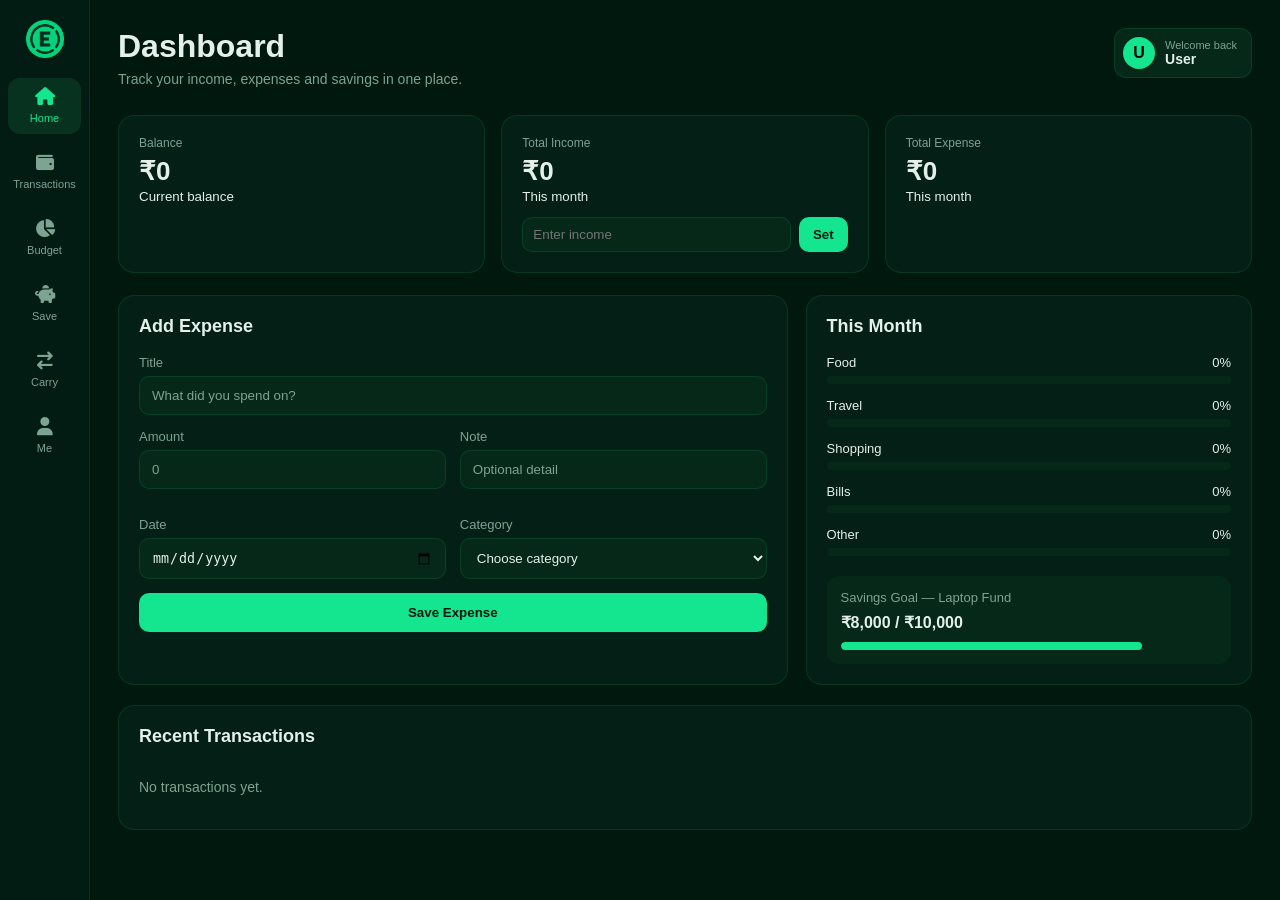
<file: main/home.html>
<!DOCTYPE html>
<html lang="en">

<head>
  <meta charset="UTF-8" />
  <meta name="viewport" content="width=device-width, initial-scale=1.0" />
  <title>Dashboard — Extensify</title>
  <link rel="shortcut icon" href="../Pic/image.png" type="image/x-icon" />
  <link rel="stylesheet" href="common.css" />
  <link rel="stylesheet" href="https://cdnjs.cloudflare.com/ajax/libs/font-awesome/6.5.1/css/all.min.css" />
  <style>
    .home-summary {
      grid-template-columns: repeat(3, 1fr);
    }

    .home-grid {
      display: grid;
      grid-template-columns: 1.5fr 1fr;
      gap: 18px;
      margin-bottom: 20px;
    }

    .form-grid {
      display: grid;
      grid-template-columns: 1fr 1fr;
      gap: 14px;
    }

    .meter-block {
      margin-bottom: 14px;
    }

    .meter-top {
      display: flex;
      justify-content: space-between;
      margin-bottom: 6px;
      font-size: 13px;
      gap: 10px;
    }

    .meter-line {
      width: 100%;
      height: 8px;
      background: #062819;
      border-radius: 999px;
      overflow: hidden;
    }

    .meter-fill {
      height: 100%;
      border-radius: 999px;
    }

    .fill-green {
      background: #14e58f;
    }

    .fill-blue {
      background: #64a0ff;
    }

    .fill-amber {
      background: #f5a623;
    }

    .goal-box {
      margin-top: 20px;
      padding: 14px;
      border-radius: 12px;
      background: #062819;
    }

    .goal-box p {
      color: #7da392;
      margin-bottom: 8px;
      font-size: 13px;
    }

    .goal-box h4 {
      margin-bottom: 10px;
    }

    .tx-list {
      display: flex;
      flex-direction: column;
    }

    .tx-item {
      display: flex;
      justify-content: space-between;
      align-items: center;
      gap: 14px;
      padding: 14px 0;
      border-bottom: 1px solid rgba(255, 255, 255, 0.05);
    }

    .tx-item:last-child {
      border-bottom: none;
    }

    .tx-left {
      display: flex;
      align-items: center;
      gap: 12px;
    }

    .tx-icon {
      width: 38px;
      height: 38px;
      border-radius: 10px;
      display: flex;
      align-items: center;
      justify-content: center;
    }

    .tx-icon.food {
      background: rgba(20, 229, 143, 0.12);
      color: #14e58f;
    }

    .tx-icon.travel {
      background: rgba(100, 160, 255, 0.12);
      color: #64a0ff;
    }

    .tx-icon.income {
      background: rgba(20, 229, 143, 0.18);
      color: #14e58f;
    }

    .tx-name {
      font-size: 14px;
      margin-bottom: 3px;
    }

    .income-set {
      display: flex;
      gap: 8px;
      margin-top: 12px;
    }

    .income-set input {
      width: 100%;
      padding: 9px 10px;
      border: 1px solid rgba(20, 229, 143, 0.12);
      border-radius: 10px;
      background: #062819;
      color: #e4f0ea;
      outline: none;
    }

    .income-set button {
      border: none;
      background: #14e58f;
      color: #01180f;
      padding: 9px 14px;
      border-radius: 10px;
      font-weight: bold;
      cursor: pointer;
    }

    .tx-icon.shopping {
      background: rgba(245, 166, 35, 0.14);
      color: #f5a623;
    }

    .tx-icon.bills {
      background: rgba(100, 160, 255, 0.14);
      color: #64a0ff;
    }

    .tx-icon.other {
      background: rgba(255, 255, 255, 0.08);
      color: #e4f0ea;
    }

    .empty-text {
      color: #7da392;
      font-size: 14px;
      padding: 14px 0;
    }

    .tx-date {
      font-size: 12px;
      color: #7da392;
    }

    .tx-right {
      display: flex;
      align-items: center;
      gap: 10px;
    }

    .amt {
      font-weight: bold;
    }

    .amt.plus {
      color: #14e58f;
    }

    .amt.minus {
      color: #ff5a5a;
    }

    .del-btn {
      padding: 7px 10px;
      background: rgba(255, 90, 90, 0.15);
      color: #ff5a5a;
    }
  </style>
</head>

<body>
  <div class="shell">
    <nav class="side">
      <div class="top-logo">
        <a href="landing.html">
          <img src="../Pic/image.png" alt="Logo" class="logo-img" />
        </a>
      </div>

      <div class="nav">
        <a href="home.html" class="nav-item active">
          <i class="fa-solid fa-house"></i>
          <span>Home</span>
        </a>
        <a href="transactions.html" class="nav-item">
          <i class="fa-solid fa-wallet"></i>
          <span>Transactions</span>
        </a>
        <a href="budget.html" class="nav-item">
          <i class="fa-solid fa-chart-pie"></i>
          <span>Budget</span>
        </a>
        <a href="saving.html" class="nav-item">
          <i class="fa-solid fa-piggy-bank"></i>
          <span>Save</span>
        </a>
        <a href="carryover.html" class="nav-item">
  <i class="fa-solid fa-arrow-right-arrow-left"></i>
  <span>Carry</span>
</a>
        <a href="account.html" class="nav-item">
          <i class="fa-solid fa-user"></i>
          <span>Me</span>
        </a>
      </div>
    </nav>

    <main class="main">
      <div class="topbar">
        <div>
          <h1>Dashboard</h1>
          <p>Track your income, expenses and savings in one place.</p>
        </div>

        <div class="user-chip" id="userBox">
          <div class="u-icon" id="userAvatar">U</div>
          <div class="u-text">
            <p>Welcome back</p>
            <h4 id="userName">User</h4>
          </div>
        </div>
      </div>

      <div class="summary-row home-summary">
        <div class="scard">
          <p class="scard-label">Balance</p>
          <h2 id="balanceEl">₹0</h2>
          <small>Current balance</small>
        </div>

        <div class="scard">
          <p class="scard-label">Total Income</p>
          <h2 id="incomeEl">₹0</h2>
          <small>This month</small>

          <div class="income-set">
            <input type="number" id="incomeInput" placeholder="Enter income" />
            <button id="setIncomeBtn">Set</button>
          </div>
        </div>

        <div class="scard">
          <p class="scard-label">Total Expense</p>
          <h2 id="expenseEl">₹0</h2>
          <small>This month</small>
        </div>
      </div>

      <div class="home-grid">
        <div class="card">
          <div class="card-head">
            <h3 class="card-title">Add Expense</h3>
          </div>

          <div class="form-group">
            <label for="expenseTitle">Title</label>
            <input type="text" id="expenseTitle" placeholder="What did you spend on?" />
          </div>

          <div class="form-grid">
            <div class="form-group">
              <label for="expenseAmount">Amount</label>
              <input type="number" id="expenseAmount" placeholder="0" />
            </div>

            <div class="form-group">
              <label for="expenseNote">Note</label>
              <input type="text" id="expenseNote" placeholder="Optional detail" />
            </div>

            <div class="form-group">
              <label for="expenseDate">Date</label>
              <input type="date" id="expenseDate" />
            </div>

            <div class="form-group">
              <label for="expenseCategory">Category</label>
              <select id="expenseCategory">
                <option value="">Choose category</option>
                <option value="food">Food</option>
                <option value="travel">Travel</option>
                <option value="shopping">Shopping</option>
                <option value="bills">Bills</option>
                <option value="other">Other</option>
              </select>
            </div>
          </div>

          <button class="save-btn" id="saveExpenseBtn">Save Expense</button>
        </div>

        <div class="card">
          <div class="card-head">
            <h3 class="card-title">This Month</h3>
          </div>

          <div class="meter-block">
            <div class="meter-top">
              <span>Food</span>
              <span id="foodPercent">0%</span>
            </div>
            <div class="meter-line">
              <div class="meter-fill fill-green" id="foodFill" style="width:0%"></div>
            </div>
          </div>

          <div class="meter-block">
            <div class="meter-top">
              <span>Travel</span>
              <span id="travelPercent">0%</span>
            </div>
            <div class="meter-line">
              <div class="meter-fill fill-blue" id="travelFill" style="width:0%"></div>
            </div>
          </div>

          <div class="meter-block">
            <div class="meter-top">
              <span>Shopping</span>
              <span id="shoppingPercent">0%</span>
            </div>
            <div class="meter-line">
              <div class="meter-fill fill-amber" id="shoppingFill" style="width:0%"></div>
            </div>
          </div>

          <div class="meter-block">
            <div class="meter-top">
              <span>Bills</span>
              <span id="billsPercent">0%</span>
            </div>
            <div class="meter-line">
              <div class="meter-fill fill-blue" id="billsFill" style="width:0%"></div>
            </div>
          </div>

          <div class="meter-block">
            <div class="meter-top">
              <span>Other</span>
              <span id="otherPercent">0%</span>
            </div>
            <div class="meter-line">
              <div class="meter-fill fill-green" id="otherFill" style="width:0%"></div>
            </div>
          </div>

          <div class="goal-box">
            <p>Savings Goal — Laptop Fund</p>
            <h4>₹8,000 / ₹10,000</h4>
            <div class="meter-line">
              <div class="meter-fill fill-green" style="width:80%"></div>
            </div>
          </div>
        </div>
      </div>

      <div class="card">
        <div class="card-head">
          <h3 class="card-title">Recent Transactions</h3>
        </div>

        <div class="tx-list" id="recentList">
        </div>
    </main>
  </div>

  <script src="home.js"></script>
</body>

</html>
</file>
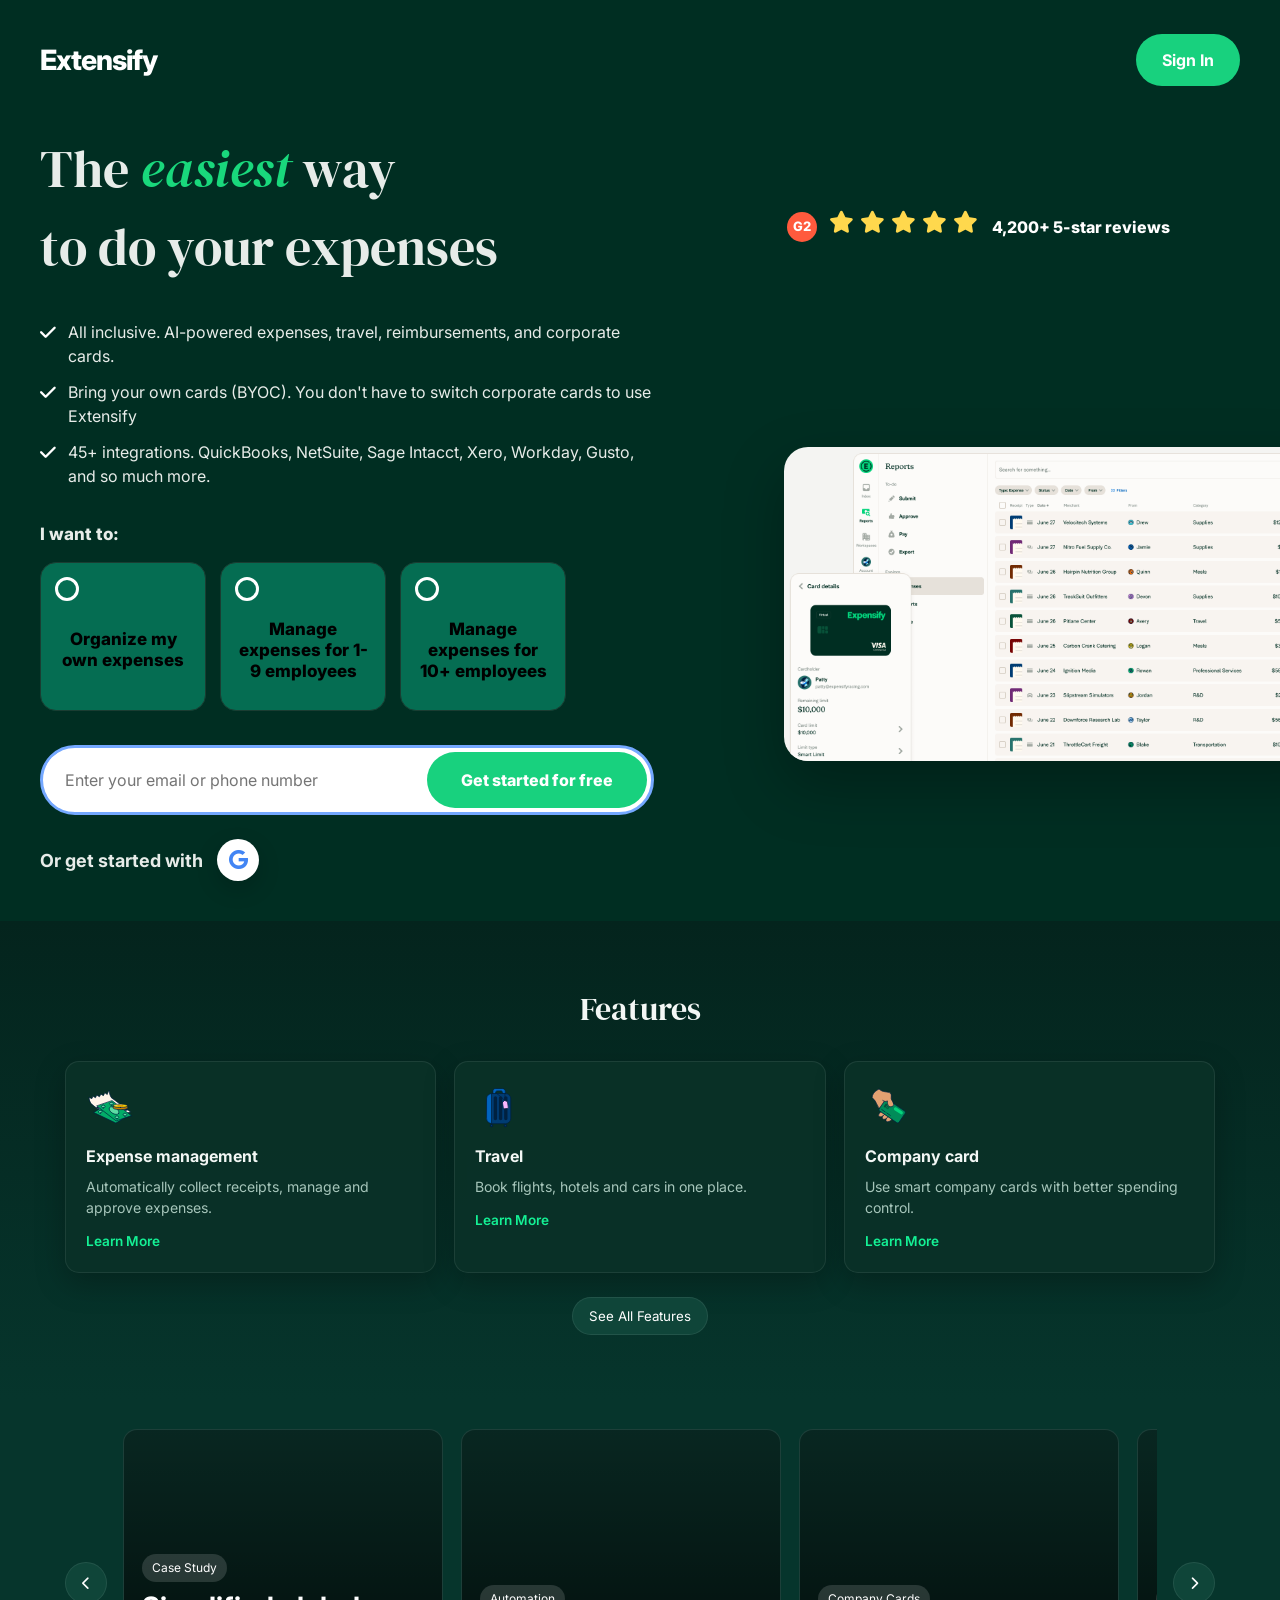
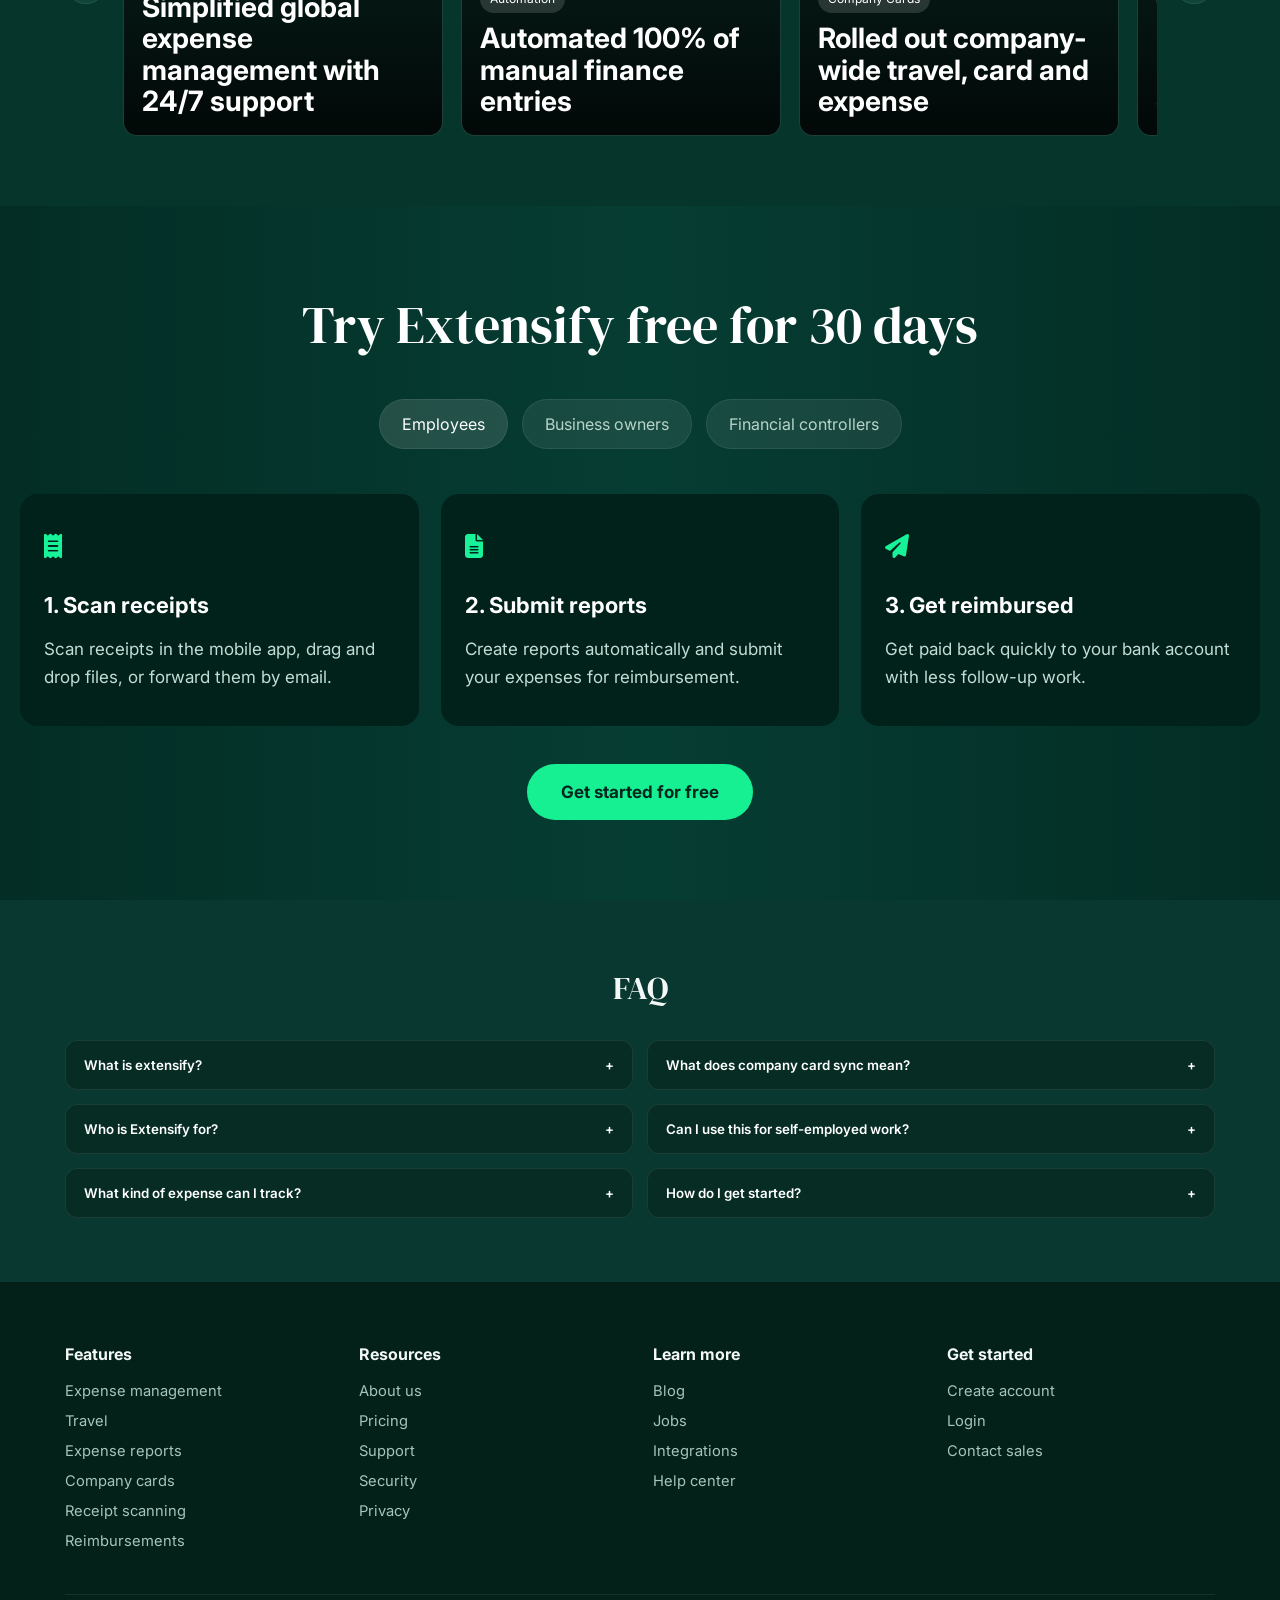
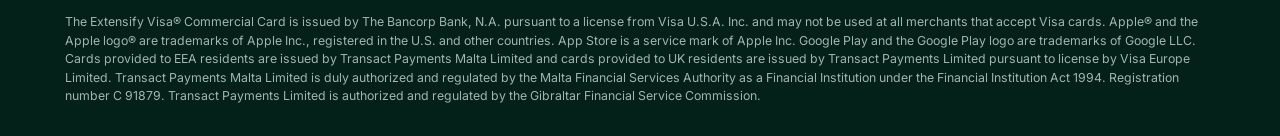
<file: main/landing.html>
<!DOCTYPE html>
<html lang="en">

<head>
    <meta charset="UTF-8" />
    <meta name="viewport" content="width=device-width, initial-scale=1.0" />
    <title>Extensify</title>
    <link rel="preconnect" href="https://fonts.googleapis.com">
    <link rel="preconnect" href="https://fonts.gstatic.com" crossorigin>
    <link rel="shortcut icon" href="../Pic/image.png" type="image/x-icon">
    <link
        href="https://fonts.googleapis.com/css2?family=DM+Serif+Display:ital@0;1&family=Inter:wght@400;500;600;700;800&display=swap"
        rel="stylesheet">
    <link rel="stylesheet" href="https://cdnjs.cloudflare.com/ajax/libs/font-awesome/6.5.2/css/all.min.css">
    <link rel="stylesheet" href="landing.css">
</head>

<body>
    <!-- for main homapage main div hai  -->
    <div class="homepage">
        <!-- for banner  -->
        <!-- <div class="top-banner">
            <div class="banner-box">
                <i class="fa-solid fa-trophy banner-icon"></i>
                <span class="banner-text">
                    Extensify named a TrustRadius Buyer's Choice 2026 award winner.
                </span>
                <a href="#" class="banner-link">
                    Read more <i class="fa-solid fa-arrow-right"></i>
                </a>
            </div>
        </div> -->
        <!-- for hompage section-->
        <section class="hero">
            <div class="wrap">
                <div class="topbar">
                    <div class="logo">Extensify</div>
                    <a href="#" class="signin" id="openSignin">Sign In</a>
                </div>

                <div class="hero-box">
                    <div class="left">
                        <h1 class="title">
                            The <span class="green">easiest</span> way<br>
                            to do your expenses
                        </h1>

                        <ul class="points">
                            <li><i class="fa-solid fa-check"></i> All inclusive. AI-powered expenses, travel,
                                reimbursements, and corporate cards.</li>
                            <li><i class="fa-solid fa-check"></i> Bring your own cards (BYOC). You don't have to
                                switch corporate cards to use Extensify</li>
                            <li><i class="fa-solid fa-check"></i> 45+ integrations. QuickBooks, NetSuite, Sage
                                Intacct, Xero, Workday, Gusto, and so much more.</li>
                        </ul>

                        <div class="small-title">I want to:</div>
                        <div class="choice-row">
                            <button type="button" class="choice">
                                <span class="dot"></span>
                                <p>Organize my own expenses</p>
                            </button>

                            <button type="button" class="choice">
                                <span class="dot"></span>
                                <p>Manage expenses for 1-9 employees</p>
                            </button>

                            <button type="button" class="choice">
                                <span class="dot"></span>
                                <p>Manage expenses for 10+ employees</p>
                            </button>
                        </div>
                        <form class="form-box" id="heroForm">
                            <input type="text" id="contactInput" placeholder="Enter your email or phone number"
                                aria-label="Email or phone number">
                            <button type="submit" id="getStartedBtn">Get started for free</button>
                        </form>

                        <div class="google-row">
                            <span>Or get started with</span>
                            <a href="#" class="google-btn">
                                <i class="fa-brands fa-google"></i>
                            </a>
                        </div>
                    </div>

                    <div class="right">
                        <div class="review">
                            <span class="review-badge">G2</span>
                            <div class="stars">
                                <i class="fa-solid fa-star"></i>
                                <i class="fa-solid fa-star"></i>
                                <i class="fa-solid fa-star"></i>
                                <i class="fa-solid fa-star"></i>
                                <i class="fa-solid fa-star"></i>
                            </div>
                            <span class="review-text">4,200+ 5-star reviews</span>
                        </div>

                        <div class="main-card">
                            <img src="../Pic/land.png" alt="Report preview">
                        </div>
                    </div>
                </div>
            </div>
        </section>
    </div>
        <section class="features-section">
            <div class="container">
                <h2 class="section-title">Features</h2>

                <div class="feature-grid" id="featureGrid">
                    <div class="feature-card">
                        <img src="../Pic/Expensemanagement.svg" alt="Expense management" class="feature-img">
                        <h3>Expense management</h3>
                        <p>Automatically collect receipts, manage and approve expenses.</p>
                        <a href="#">Learn More</a>
                    </div>

                    <div class="feature-card">
                        <img src="../Pic/travel.svg" alt="Travel" class="feature-img">
                        <h3>Travel</h3>
                        <p>Book flights, hotels and cars in one place.</p>
                        <a href="#">Learn More</a>
                    </div>

                    <div class="feature-card">
                        <img src="../Pic/expensifycard.svg" alt="Company card" class="feature-img">
                        <h3>Company card</h3>
                        <p>Use smart company cards with better spending control.</p>
                        <a href="#">Learn More</a>
                    </div>

                    <div class="feature-card more-card">
                        <img src="../Pic/receiptscanning.svg" alt="Receipt scanning" class="feature-img">
                        <h3>Receipt scanning</h3>
                        <p>Scan receipts quickly and reduce manual work.</p>
                        <a href="#">Learn More</a>
                    </div>

                    <div class="feature-card more-card">
                        <img src="../Pic/global.svg" alt="Global reimbursements" class="feature-img">
                        <h3>Global reimbursements</h3>
                        <p>Send reimbursements across countries with ease.</p>
                        <a href="#">Learn More</a>
                    </div>

                    <div class="feature-card more-card">
                        <img src="../Pic/expensereports.svg" alt="Expense reports" class="feature-img">
                        <h3>Expense reports</h3>
                        <p>Create and approve reports faster with less effort.</p>
                        <a href="#">Learn More</a>
                    </div>
                </div>

                <div class="center-btn">
                    <button class="small-btn" id="featureBtn">See All Features</button>
                </div>
            </div>
        </section>

        <section class="section story-section">
            <div class="container">
                <div class="story-top">
                    <button class="round-btn" id="storyPrev">
                        <i class="fa-solid fa-chevron-left"></i>
                    </button>

                    <div class="story-list" id="storyList">
                        <div class="story-card">
                            <div class="story-image one"></div>
                            <div class="story-text">
                                <span class="story-tag">Case Study</span>
                                <h3>Simplified global expense management with 24/7 support</h3>
                            </div>
                        </div>

                        <div class="story-card">
                            <div class="story-image two"></div>
                            <div class="story-text">
                                <span class="story-tag">Automation</span>
                                <h3>Automated 100% of manual finance entries</h3>
                            </div>
                        </div>

                        <div class="story-card">
                            <div class="story-image three"></div>
                            <div class="story-text">
                                <span class="story-tag">Company Cards</span>
                                <h3>Rolled out company-wide travel, card and expense</h3>
                            </div>
                        </div>

                        <div class="story-card">
                            <div class="story-image one"></div>
                            <div class="story-text">
                                <span class="story-tag">Travel</span>
                                <h3>Improved travel booking and team expense flow</h3>
                            </div>
                        </div>

                        <div class="story-card">
                            <div class="story-image two"></div>
                            <div class="story-text">
                                <span class="story-tag">Finance</span>
                                <h3>Saved hours every week with faster approvals</h3>
                            </div>
                        </div>
                    </div>

                    <button class="round-btn" id="storyNext">
                        <i class="fa-solid fa-chevron-right"></i>
                    </button>
                </div>
            </div>
        </section>

        <section class="trial-section">
            <div class="trial-box">
                <h2>Try Extensify free for 30 days</h2>

                <div class="tab-buttons">
                    <button class="tab-btn active" data-tab="employees">Employees</button>
                    <button class="tab-btn" data-tab="owners">Business owners</button>
                    <button class="tab-btn" data-tab="controllers">Financial controllers</button>
                </div>

                <div class="cards-row">
                    <div class="info-card">
                        <div class="card-icon" id="icon1"><i class="fa-solid fa-receipt"></i></div>
                        <h3 id="title1">1. Scan receipts</h3>
                        <p id="text1">Scan receipts in the mobile app, drag and drop files, or forward them by email.
                        </p>
                    </div>

                    <div class="info-card">
                        <div class="card-icon" id="icon2"><i class="fa-solid fa-file-lines"></i></div>
                        <h3 id="title2">2. Submit reports</h3>
                        <p id="text2">Create reports automatically and submit your expenses for reimbursement.</p>
                    </div>

                    <div class="info-card">
                        <div class="card-icon" id="icon3"><i class="fa-solid fa-paper-plane"></i></div>
                        <h3 id="title3">3. Get reimbursed</h3>
                        <p id="text3">Get paid back quickly to your bank account with less follow-up work.</p>
                    </div>
                </div>

                <div class="trial-btn-box">
                    <button class="trial-btn">Get started for free</button>
                </div>
            </div>
        </section>
        <!-- FAQ -->
        <section class="section faq-section">
            <div class="container">
                <h2 class="section-title">FAQ</h2>

                <div class="faq-grid">
                    <div class="faq-item">
                        <button class="faq-question">What is extensify? <span>+</span></button>
                        <div class="faq-answer">
                            <p>It is an expense and travel management platform used for receipts, reports, approvals and
                                reimbursements.</p>
                        </div>
                    </div>

                    <div class="faq-item">
                        <button class="faq-question">What does company card sync mean? <span>+</span></button>
                        <div class="faq-answer">
                            <p>It means card transactions can appear automatically in the system to reduce manual entry.
                            </p>
                        </div>
                    </div>

                    <div class="faq-item">
                        <button class="faq-question">Who is Extensify for? <span>+</span></button>
                        <div class="faq-answer">
                            <p>It is useful for employees, managers, finance teams, startups and larger companies.</p>
                        </div>
                    </div>

                    <div class="faq-item">
                        <button class="faq-question">Can I use this for self-employed work? <span>+</span></button>
                        <div class="faq-answer">
                            <p>Yes, a simplified version can also work for freelancers and self-employed users.</p>
                        </div>
                    </div>

                    <div class="faq-item">
                        <button class="faq-question">What kind of expense can I track? <span>+</span></button>
                        <div class="faq-answer">
                            <p>You can track travel, meals, hotels, subscriptions, office spend and reimbursements.</p>
                        </div>
                    </div>


                    <div class="faq-item">
                        <button class="faq-question">How do I get started? <span>+</span></button>
                        <div class="faq-answer">
                            <p>Sign up, create your workspace, invite users and begin adding expenses or receipts.</p>
                        </div>
                    </div>
                </div>
            </div>
        </section>

        <!-- Footer -->
        <footer class="footer">
            <div class="container">
                <div class="footer-grid">
                    <div>
                        <h4>Features</h4>
                        <ul>
                            <li>Expense management</li>
                            <li>Travel</li>
                            <li>Expense reports</li>
                            <li>Company cards</li>
                            <li>Receipt scanning</li>
                            <li>Reimbursements</li>
                        </ul>
                    </div>

                    <div>
                        <h4>Resources</h4>
                        <ul>
                            <li>About us</li>
                            <li>Pricing</li>
                            <li>Support</li>
                            <li>Security</li>
                            <li>Privacy</li>
                        </ul>
                    </div>

                    <div>
                        <h4>Learn more</h4>
                        <ul>
                            <li>Blog</li>
                            <li>Jobs</li>
                            <li>Integrations</li>
                            <li>Help center</li>
                        </ul>
                    </div>

                    <div>
                        <h4>Get started</h4>
                        <ul>
                            <li>Create account</li>
                            <li>Login</li>
                            <li>Contact sales</li>
                        </ul>
                    </div>
                </div>

                <div class="footer-text">
                    <p>The Extensify Visa® Commercial Card is issued by The Bancorp Bank, N.A. pursuant to a license
                        from Visa U.S.A. Inc. and may not be used at all merchants that accept Visa cards. Apple® and
                        the Apple logo® are trademarks of Apple Inc., registered in the U.S. and other countries. App
                        Store is a service mark of Apple Inc. Google Play and the Google Play logo are trademarks of
                        Google LLC.

                        Cards provided to EEA residents are issued by Transact Payments Malta Limited and cards provided
                        to UK residents are issued by Transact Payments Limited pursuant to license by Visa Europe
                        Limited. Transact Payments Malta Limited is duly authorized and regulated by the Malta Financial
                        Services Authority as a Financial Institution under the Financial Institution Act 1994.
                        Registration number C 91879. Transact Payments Limited is authorized and regulated by the
                        Gibraltar Financial Service Commission.
                    </p>
                </div>
            </div>
        </footer>
        </div>
        <!-- sign in / join popup -->
        <div class="popup-bg" id="popupBg">
            <!-- first popup -->
            <div class="popup-card" id="connectPopup">
                <button class="popup-close" id="closePopup">
                    <i class="fa-solid fa-xmark"></i>
                </button>

                <div class="popup-logo">Extensify</div>

                <h2 class="popup-title">Welcome! How would you like to connect?</h2>

                <button class="connect-option" type="button" data-type="userName">
                    <span>UserName</span>
                    <i class="fa-solid fa-chevron-right"></i>
                </button>

                <button class="connect-option" type="button" data-type="email">
                    <span>Email</span>
                    <i class="fa-solid fa-chevron-right"></i>
                </button>

                <button class="connect-option" type="button" data-type="phone">
                    <span>Phone Number</span>
                    <i class="fa-solid fa-chevron-right"></i>
                </button>

                <form class="popup-form hidden" id="popupForm">
                    <label id="popupLabel" for="popupInput">Email</label>
                    <input type="text" id="popupInput" placeholder="Enter your email">
                    <button type="submit" class="popup-continue-btn">Continue</button>
                </form>

                <div class="social-login">
                    <a href="#" class="social-circle"><i class="fa-brands fa-apple"></i></a>
                    <a href="#" class="social-circle"><i class="fa-brands fa-google"></i></a>
                </div>

                <p class="popup-terms-text">
                    By logging in, you agree to our
                    <a href="terms.html">terms of service</a>
                    and
                    <a href="privacy.html">privacy policy</a>.
                </p>
            </div>

            <!-- second popup -->
            <div class="popup-card join-popup hidden" id="joinPopup">
                <button class="popup-close" id="closeJoinPopup">
                    <i class="fa-solid fa-xmark"></i>
                </button>

                <div class="popup-logo">Extensify</div>

                <p class="join-main-text">
                    Welcome! It's always great to see a new face around here!<br>
                    Would you like to join with <span id="joinValue"></span>?
                </p>

                <button class="join-btn" id="joinNowBtn" type="button">Join</button>

                <p class="join-small-text">
                    By providing your email or phone and clicking the button above, you agree to continue with
                    Extensify.
                    This input is required to move forward to your dashboard.
                </p>

                <p class="popup-terms-text join-terms">
                    By logging in, you agree to our
                    <a href="terms.html">terms of service</a>
                    and
                    <a href="privacy.html">privacy policy</a>.
                </p>
            </div>
        </div>
        <script src="landing.js"></script>
</body>

</html>
</file>
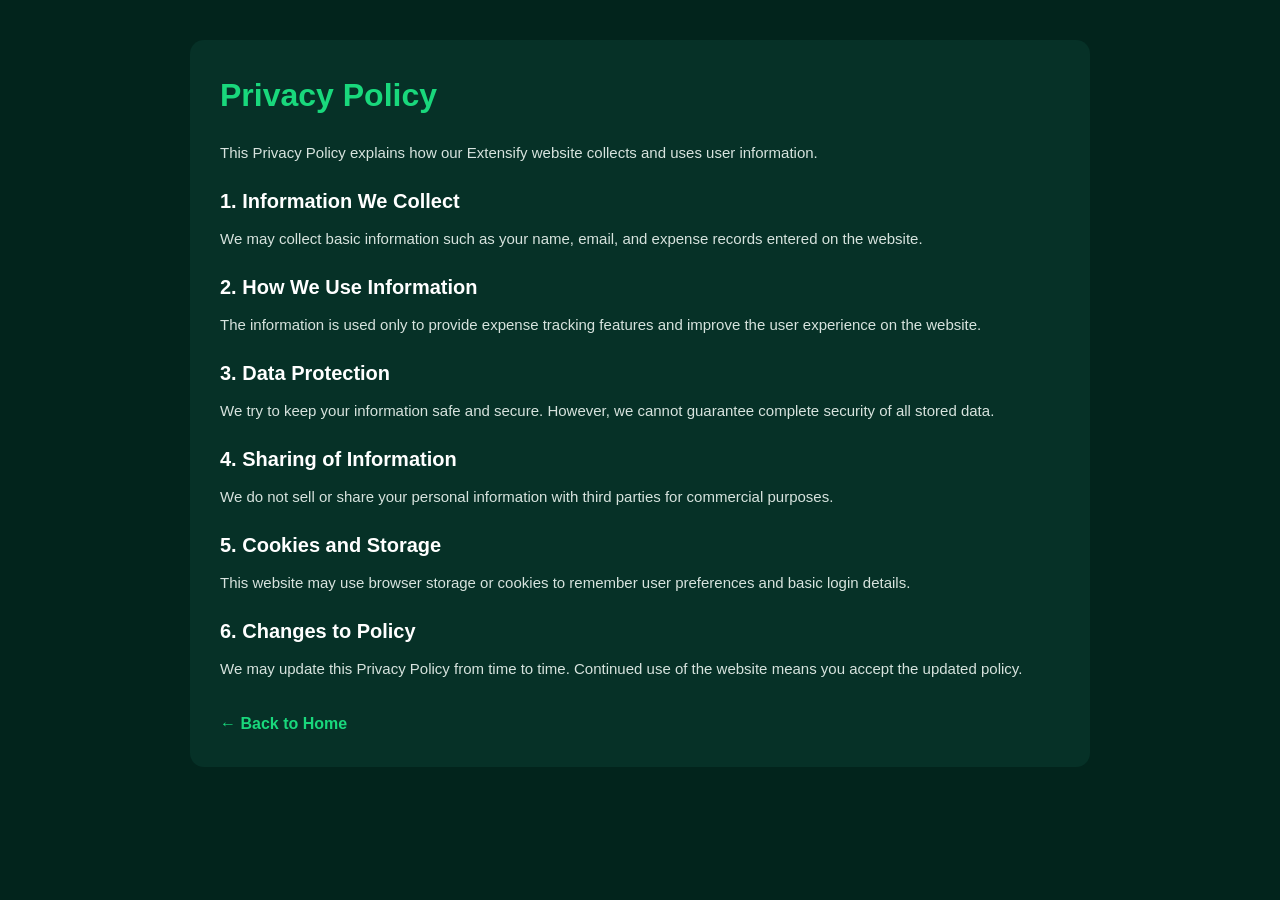
<file: main/privacy.html>
<!DOCTYPE html>
<html lang="en">
<head>
  <meta charset="UTF-8">
  <meta name="viewport" content="width=device-width, initial-scale=1.0">
  <title>Privacy Policy</title>
  <link rel="shortcut icon" href="../Pic/image.png" type="image/x-icon">

  <style>
    * {
      margin: 0;
      padding: 0;
      box-sizing: border-box;
    }

    body {
      font-family: Arial, sans-serif;
      background: #02241c;
      color: white;
      line-height: 1.6;
      padding: 40px 20px;
    }

    .privacy-box {
      max-width: 900px;
      margin: auto;
      background: #063127;
      padding: 30px;
      border-radius: 14px;
    }

    h1 {
      font-size: 32px;
      margin-bottom: 20px;
      color: #19d87c;
    }

    h2 {
      font-size: 20px;
      margin-top: 20px;
      margin-bottom: 10px;
      color: #ffffff;
    }

    p {
      font-size: 15px;
      color: #d7e3de;
      margin-bottom: 10px;
    }

    .back-link {
      display: inline-block;
      margin-top: 20px;
      color: #19d87c;
      text-decoration: none;
      font-weight: bold;
    }

    .back-link:hover {
      text-decoration: underline;
    }
  </style>
</head>
<body>

  <div class="privacy-box">
    <h1>Privacy Policy</h1>

    <p>This Privacy Policy explains how our Extensify website collects and uses user information.</p>

    <h2>1. Information We Collect</h2>
    <p>We may collect basic information such as your name, email, and expense records entered on the website.</p>

    <h2>2. How We Use Information</h2>
    <p>The information is used only to provide expense tracking features and improve the user experience on the website.</p>

    <h2>3. Data Protection</h2>
    <p>We try to keep your information safe and secure. However, we cannot guarantee complete security of all stored data.</p>

    <h2>4. Sharing of Information</h2>
    <p>We do not sell or share your personal information with third parties for commercial purposes.</p>

    <h2>5. Cookies and Storage</h2>
    <p>This website may use browser storage or cookies to remember user preferences and basic login details.</p>

    <h2>6. Changes to Policy</h2>
    <p>We may update this Privacy Policy from time to time. Continued use of the website means you accept the updated policy.</p>

    <a href="landing.html" class="back-link">← Back to Home</a>
  </div>

</body>
</html>
</file>
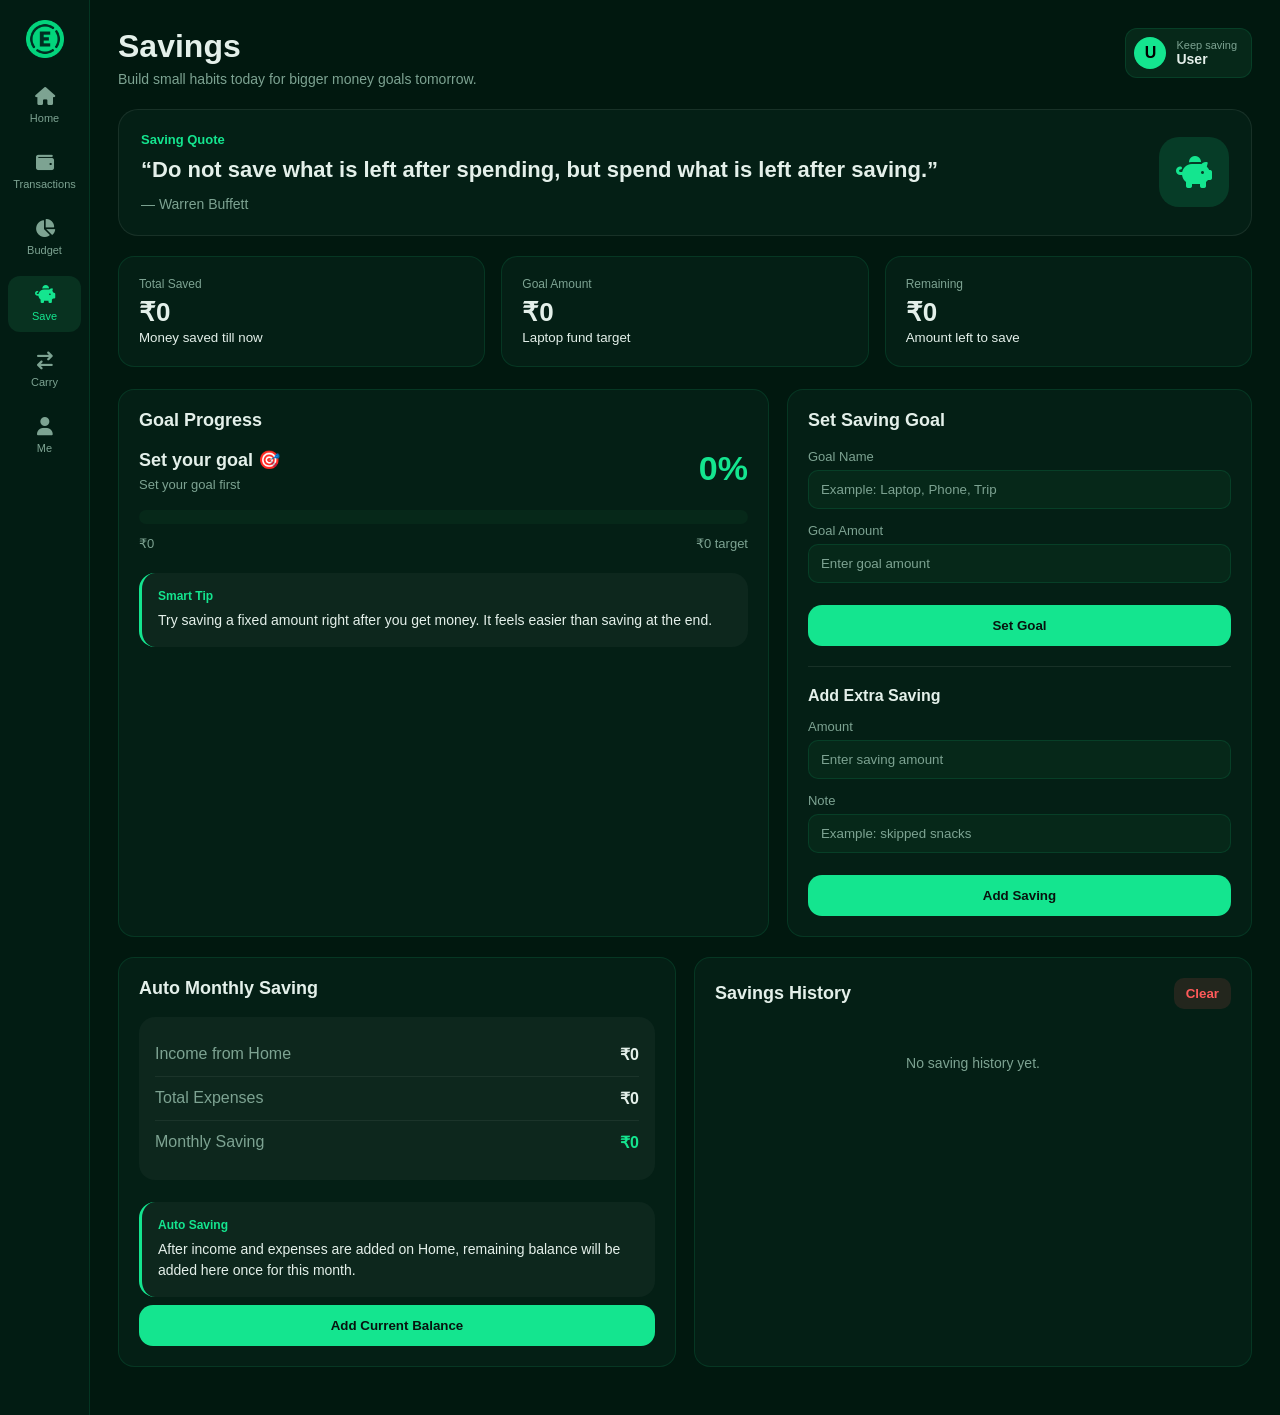
<file: main/saving.html>
<!DOCTYPE html>
<html lang="en">

<head>
  <meta charset="UTF-8" />
  <meta name="viewport" content="width=device-width, initial-scale=1.0" />
  <title>Savings — Extensify</title>

  <link rel="shortcut icon" href="../Pic/image.png" type="image/x-icon" />
  <link rel="stylesheet" href="common.css" />
  <link rel="stylesheet" href="saving.css" />
  <link rel="stylesheet" href="https://cdnjs.cloudflare.com/ajax/libs/font-awesome/6.5.1/css/all.min.css" />
</head>

<body>
  <div class="shell">
    <nav class="side">
      <div class="top-logo">
        <a href="landing.html">
          <img src="../Pic/image.png" alt="Logo" class="logo-img" />
        </a>
      </div>

      <div class="nav">
        <a href="home.html" class="nav-item">
          <i class="fa-solid fa-house"></i>
          <span>Home</span>
        </a>

        <a href="transactions.html" class="nav-item">
          <i class="fa-solid fa-wallet"></i>
          <span>Transactions</span>
        </a>

        <a href="budget.html" class="nav-item">
          <i class="fa-solid fa-chart-pie"></i>
          <span>Budget</span>
        </a>

        <a href="saving.html" class="nav-item active">
          <i class="fa-solid fa-piggy-bank"></i>
          <span>Save</span>
        </a>
<a href="carryover.html" class="nav-item">
  <i class="fa-solid fa-arrow-right-arrow-left"></i>
  <span>Carry</span>
</a>
        <a href="account.html" class="nav-item">
          <i class="fa-solid fa-user"></i>
          <span>Me</span>
        </a>
      </div>
    </nav>

    <main class="main">
      <div class="topbar">
        <div>
          <h1>Savings</h1>
          <p>Build small habits today for bigger money goals tomorrow.</p>
        </div>

        <div class="user-chip">
          <div class="u-icon" id="userAvatar">U</div>
          <div class="u-text">
            <p>Keep saving</p>
            <h4 id="userName">User</h4>
          </div>
        </div>
      </div>

      <div class="quote-card">
        <div>
          <p class="quote-label">Saving Quote</p>
          <h2>“Do not save what is left after spending, but spend what is left after saving.”</h2>
          <span>— Warren Buffett</span>
        </div>

        <div class="quote-icon">
          <i class="fa-solid fa-piggy-bank"></i>
        </div>
      </div>

      <div class="summary-row saving-summary">
        <div class="scard">
          <p class="scard-label">Total Saved</p>
          <h2 id="totalSaved">₹8,000</h2>
          <small>Money saved till now</small>
        </div>

        <div class="scard">
          <p class="scard-label">Goal Amount</p>
          <h2 id="targetAmount">₹10,000</h2>
          <small>Laptop fund target</small>
        </div>

        <div class="scard">
          <p class="scard-label">Remaining</p>
          <h2 id="remainingAmount">₹2,000</h2>
          <small>Amount left to save</small>
        </div>
      </div>

      <div class="saving-grid">
        <div class="card">
          <div class="card-head">
            <h3 class="card-title" id="goalCardTitle">Goal Progress</h3>
          </div>

          <div class="goal-top">
            <div>
              <h3 id="goalNameText">Set your goal 🎯</h3>
              <p id="savedText">₹8,000 saved out of ₹10,000</p>
            </div>
            <h2 id="goalPercent">80%</h2>
          </div>

          <div class="progress-line">
            <div class="progress-fill" id="progressFill" style="width: 80%;"></div>
          </div>

          <div class="goal-bottom">
            <span id="startText">₹0</span>
            <span id="targetText">₹10,000 target</span>
          </div>

          <div class="tip-box">
            <p>Smart Tip</p>
            <h4>Try saving a fixed amount right after you get money. It feels easier than saving at the end.</h4>
          </div>
        </div>



        <div class="card">
          <div class="card-head">
            <h3 class="card-title">Set Saving Goal</h3>
          </div>

          <div class="form-group">
            <label for="goalNameInput">Goal Name</label>
            <input type="text" id="goalNameInput" placeholder="Example: Laptop, Phone, Trip" />
          </div>

          <div class="form-group">
            <label for="goalAmountInput">Goal Amount</label>
            <input type="number" id="goalAmountInput" placeholder="Enter goal amount" />
          </div>

          <button class="save-btn" id="setGoalBtn">Set Goal</button>

          <div class="goal-divider"></div>

          <h3 class="mini-title">Add Extra Saving</h3>

          <div class="form-group">
            <label for="saveAmount">Amount</label>
            <input type="number" id="saveAmount" placeholder="Enter saving amount" />
          </div>

          <div class="form-group">
            <label for="saveNote">Note</label>
            <input type="text" id="saveNote" placeholder="Example: skipped snacks" />
          </div>

          <button class="save-btn" id="addSavingBtn">Add Saving</button>
        </div>
      </div>

      <div class="saving-grid second-grid">
        <div class="card">
          <div class="card-head">
            <h3 class="card-title">Auto Monthly Saving</h3>
          </div>

          <div class="auto-box">
            <div class="auto-row">
              <span>Income from Home</span>
              <strong id="homeIncomeText">₹0</strong>
            </div>

            <div class="auto-row">
              <span>Total Expenses</span>
              <strong id="homeExpenseText">₹0</strong>
            </div>

            <div class="auto-row main-row">
              <span>Monthly Saving</span>
              <strong id="homeBalanceText">₹0</strong>
            </div>
          </div>

          <div class="tip-box">
            <p>Auto Saving</p>
            <h4>After income and expenses are added on Home, remaining balance will be added here once for this month.
            </h4>
          </div>

          <button class="save-btn" id="autoSaveBtn">Add Current Balance</button>
        </div>

        <div class="card">
          <div class="card-head history-head">
            <h3 class="card-title">Savings History</h3>
            <button class="clear-btn" id="clearBtn">Clear</button>
          </div>

          <div class="history-list" id="historyList">
            <div class="history-item">
              <div>
                <h4>Monthly savings deposit</h4>
                <p>01 Apr 2026</p>
              </div>
              <span>+₹2,000</span>
            </div>

            <div class="history-item">
              <div>
                <h4>Skipped eating out</h4>
                <p>28 Apr 2026</p>
              </div>
              <span>+₹500</span>
            </div>

            <div class="history-item">
              <div>
                <h4>Freelance bonus</h4>
                <p>15 Mar 2026</p>
              </div>
              <span>+₹2,500</span>
            </div>
          </div>
        </div>
      </div>
    </main>
  </div>

  <script src="saving.js"></script>
</body>

</html>
</file>
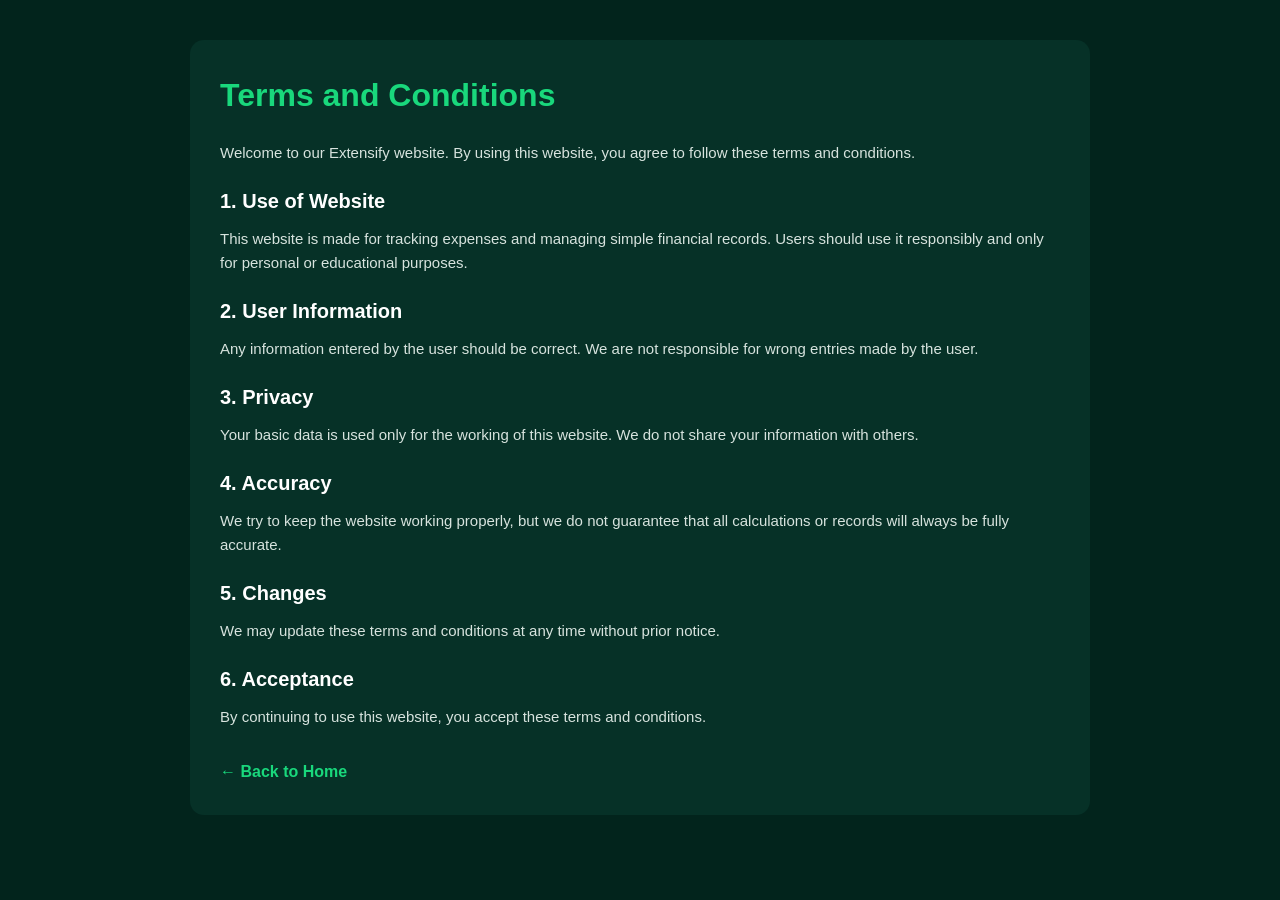
<file: main/terms.html>
<!DOCTYPE html>
<html lang="en">
<head>
  <meta charset="UTF-8">
  <meta name="viewport" content="width=device-width, initial-scale=1.0">
  <title>Terms and Conditions</title>
  <link rel="shortcut icon" href="../Pic/image.png" type="image/x-icon">
<style>
      * {
      margin: 0;
      padding: 0;
      box-sizing: border-box;
    }

    body {
      font-family: Arial, sans-serif;
      background: #02241c;
      color: white;
      line-height: 1.6;
      padding: 40px 20px;
    }

    .terms-box {
      max-width: 900px;
      margin: auto;
      background: #063127;
      padding: 30px;
      border-radius: 14px;
    }

    h1 {
      font-size: 32px;
      margin-bottom: 20px;
      color: #19d87c;
    }

    h2 {
      font-size: 20px;
      margin-top: 20px;
      margin-bottom: 10px;
      color: #ffffff;
    }

    p {
      font-size: 15px;
      color: #d7e3de;
      margin-bottom: 10px;
    }

    .back-link {
      display: inline-block;
      margin-top: 20px;
      color: #19d87c;
      text-decoration: none;
      font-weight: bold;
    }

    .back-link:hover {
      text-decoration: underline;
    }
</style>
</head>
<body>

  <div class="terms-box">
    <h1>Terms and Conditions</h1>

    <p>Welcome to our Extensify website. By using this website, you agree to follow these terms and conditions.</p>

    <h2>1. Use of Website</h2>
    <p>This website is made for tracking expenses and managing simple financial records. Users should use it responsibly and only for personal or educational purposes.</p>

    <h2>2. User Information</h2>
    <p>Any information entered by the user should be correct. We are not responsible for wrong entries made by the user.</p>

    <h2>3. Privacy</h2>
    <p>Your basic data is used only for the working of this website. We do not share your information with others.</p>

    <h2>4. Accuracy</h2>
    <p>We try to keep the website working properly, but we do not guarantee that all calculations or records will always be fully accurate.</p>

    <h2>5. Changes</h2>
    <p>We may update these terms and conditions at any time without prior notice.</p>

    <h2>6. Acceptance</h2>
    <p>By continuing to use this website, you accept these terms and conditions.</p>

    <a href="landing.html" class="back-link">← Back to Home</a>
  </div>

</body>
</html>
</file>
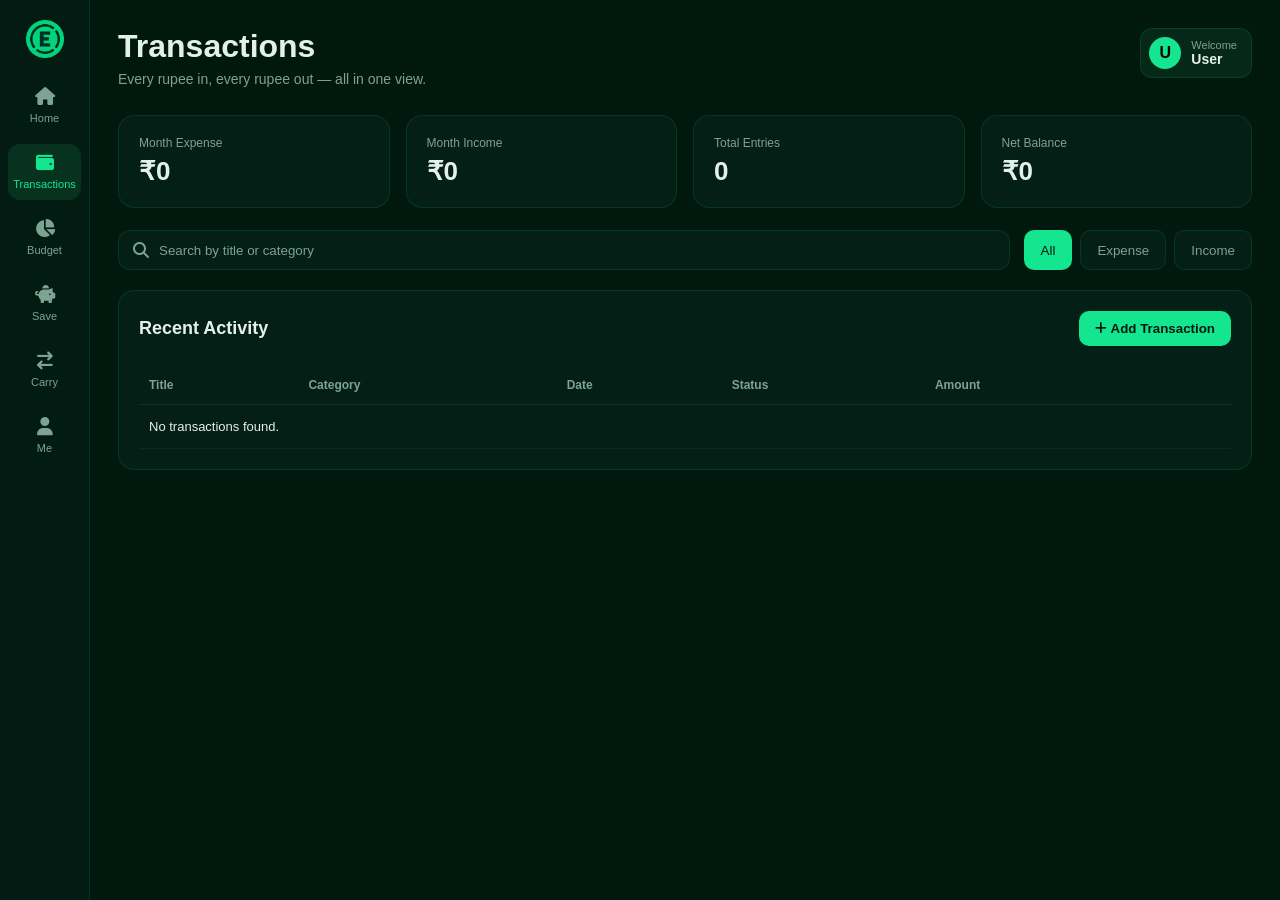
<file: main/transactions.html>
<!DOCTYPE html>
<html lang="en">
<head>
  <meta charset="UTF-8" />
  <meta name="viewport" content="width=device-width, initial-scale=1.0" />
  <title>Transactions — Extensify</title>
  <link rel="shortcut icon" href="../Pic/image.png" type="image/x-icon" />
  <link rel="stylesheet" href="common.css" />
  <link rel="stylesheet" href="transactions.css" />
  <link rel="stylesheet" href="https://cdnjs.cloudflare.com/ajax/libs/font-awesome/6.5.1/css/all.min.css" />
</head>
<body>
  <div class="shell">
    <nav class="side">
      <div class="top-logo">
        <a href="landing.html">
          <img src="../Pic/image.png" alt="Logo" class="logo-img" />
        </a>
      </div>

      <div class="nav">
        <a href="home.html" class="nav-item">
          <i class="fa-solid fa-house"></i>
          <span>Home</span>
        </a>
        <a href="transactions.html" class="nav-item active">
          <i class="fa-solid fa-wallet"></i>
          <span>Transactions</span>
        </a>
        <a href="budget.html" class="nav-item">
          <i class="fa-solid fa-chart-pie"></i>
          <span>Budget</span>
        </a>
        <a href="saving.html" class="nav-item">
          <i class="fa-solid fa-piggy-bank"></i>
          <span>Save</span>
        </a>
        <a href="carryover.html" class="nav-item">
  <i class="fa-solid fa-arrow-right-arrow-left"></i>
  <span>Carry</span>
</a>
        <a href="account.html" class="nav-item">
          <i class="fa-solid fa-user"></i>
          <span>Me</span>
        </a>
      </div>
    </nav>

    <main class="main">
      <div class="topbar">
        <div>
          <h1>Transactions</h1>
          <p>Every rupee in, every rupee out — all in one view.</p>
        </div>

        <div class="user-chip">
          <div class="u-icon" id="userIcon">U</div>
          <div class="u-text">
            <p>Welcome</p>
            <h4 id="userName">User</h4>
          </div>
        </div>
      </div>

      <div class="summary-row tx-summary">
        <div class="scard">
          <div class="scard-label">Month Expense</div>
          <div class="scard-value" id="statExpense">₹15,500</div>
        </div>

        <div class="scard">
          <div class="scard-label">Month Income</div>
          <div class="scard-value" id="statIncome">₹40,000</div>
        </div>

        <div class="scard">
          <div class="scard-label">Total Entries</div>
          <div class="scard-value" id="statCount">6</div>
        </div>

        <div class="scard">
          <div class="scard-label">Net Balance</div>
          <div class="scard-value" id="statNet">₹24,500</div>
        </div>
      </div>

      <div class="filter-bar">
        <div class="search-wrap">
          <i class="fa-solid fa-magnifying-glass"></i>
          <input type="text" id="searchInput" placeholder="Search by title or category" />
        </div>

        <div class="filter-btns">
          <button class="fbtn active" data-filter="all">All</button>
          <button class="fbtn" data-filter="expense">Expense</button>
          <button class="fbtn" data-filter="income">Income</button>
        </div>
      </div>

      <div class="card">
        <div class="table-head">
          <h3 class="card-title">Recent Activity</h3>
          <button class="add-btn" id="openAddModal">
            <i class="fa-solid fa-plus"></i> Add Transaction
          </button>
        </div>

        <div class="table-wrap">
          <table>
            <thead>
              <tr>
                <th>Title</th>
                <th>Category</th>
                <th>Date</th>
                <th>Status</th>
                <th>Amount</th>
                <th></th>
              </tr>
            </thead>
            <tbody id="txTable">
              <tr data-type="expense">
                <td>
                  <div class="title-box">
                    <div class="tx-icon food"><i class="fa-solid fa-burger"></i></div>
                    <div>
                      <div class="tx-name">Lunch</div>
                      <div class="tx-sub">College canteen</div>
                    </div>
                  </div>
                </td>
                <td><span class="tag food">Food</span></td>
                <td>04 Apr 2026</td>
                <td><span class="status expense">Expense</span></td>
                <td class="amt minus">-₹250</td>
                <td><button class="row-btn">Delete</button></td>
              </tr>

              <tr data-type="expense">
                <td>
                  <div class="title-box">
                    <div class="tx-icon travel"><i class="fa-solid fa-bus"></i></div>
                    <div>
                      <div class="tx-name">Bus Fare</div>
                      <div class="tx-sub">Patiala route</div>
                    </div>
                  </div>
                </td>
                <td><span class="tag travel">Travel</span></td>
                <td>03 Apr 2026</td>
                <td><span class="status expense">Expense</span></td>
                <td class="amt minus">-₹120</td>
                <td><button class="row-btn">Delete</button></td>
              </tr>

              <tr data-type="income">
                <td>
                  <div class="title-box">
                    <div class="tx-icon income"><i class="fa-solid fa-money-bill-wave"></i></div>
                    <div>
                      <div class="tx-name">Monthly Pocket Money</div>
                      <div class="tx-sub">From home</div>
                    </div>
                  </div>
                </td>
                <td><span class="tag income">Income</span></td>
                <td>02 Apr 2026</td>
                <td><span class="status income">Income</span></td>
                <td class="amt plus">+₹5,000</td>
                <td><button class="row-btn">Delete</button></td>
              </tr>
            </tbody>
          </table>
        </div>
      </div>
    </main>
  </div>

  <script src="transactions.js"></script>
</body>
</html>
</file>
<file: main/common.css>
* {
  margin: 0;
  padding: 0;
  box-sizing: border-box;
}

body {
  background: #01180f;
  color: #e4f0ea;
  font-family: Arial, sans-serif;
}

.shell {
  display: flex;
  min-height: 100vh;
}

.side {
  width: 90px;
  min-height: 100vh;
  background: #021c13;
  border-right: 1px solid rgba(20, 229, 143, 0.12);
  padding: 20px 8px;
  display: flex;
  flex-direction: column;
  align-items: center;
  flex-shrink: 0;
}

.top-logo {
  margin-bottom: 20px;
}

.logo-img {
  width: 47px;
  height: 38px;
  object-fit: contain;
  display: block;
}

.nav {
  width: 100%;
  display: flex;
  flex-direction: column;
  gap: 10px;
}

.nav-item {
  text-decoration: none;
  color: #7da392;
  display: flex;
  flex-direction: column;
  align-items: center;
  gap: 6px;
  padding: 10px 6px;
  border-radius: 12px;
  font-size: 11px;
  transition: 0.2s;
}

.nav-item i {
  font-size: 18px;
}

.nav-item:hover,
.nav-item.active {
  background: #083220;
  color: #14e58f;
}

.main {
  flex: 1;
  padding: 28px;
  min-width: 0;
}

.topbar {
  display: flex;
  justify-content: space-between;
  align-items: flex-start;
  gap: 16px;
  margin-bottom: 28px;
  flex-wrap: wrap;
}

.topbar h1 {
  font-size: 32px;
  margin-bottom: 6px;
}

.topbar p {
  color: #7da392;
  font-size: 14px;
}

.user-chip {
  display: flex;
  align-items: center;
  gap: 10px;
  background: #062819;
  border: 1px solid rgba(20, 229, 143, 0.12);
  border-radius: 12px;
  padding: 8px 14px 8px 8px;
}

.u-icon {
  width: 32px;
  height: 32px;
  border-radius: 50%;
  background: #14e58f;
  color: black;
  display: flex;
  align-items: center;
  justify-content: center;
  font-weight: 600;
  flex-shrink: 0;
}

.u-text p {
  font-size: 11px;
  color: #7da392;
}

.u-text h4 {
  font-size: 14px;
}

.card {
  background: #041f15;
  border: 1px solid rgba(20, 229, 143, 0.12);
  border-radius: 16px;
  padding: 20px;
}

.card-head {
  margin-bottom: 18px;
}

.card-title {
  font-size: 18px;
}

.form-group {
  margin-bottom: 14px;
}

.form-group label {
  display: block;
  font-size: 13px;
  color: #7da392;
  margin-bottom: 6px;
}

.form-group input,
.form-group select {
  width: 100%;
  padding: 11px 12px;
  border: 1px solid rgba(20, 229, 143, 0.12);
  border-radius: 10px;
  background: #062819;
  color: #e4f0ea;
  outline: none;
}

.form-group input::placeholder {
  color: #7da392;
}

.save-btn,
.secondary-btn,
.del-btn,
.action-btn {
  border: none;
  border-radius: 10px;
  cursor: pointer;
}

.save-btn,
.action-btn {
  width: 100%;
  padding: 12px;
  background: #14e58f;
  color: #01180f;
  font-weight: bold;
}

.secondary-btn {
  width: 100%;
  padding: 12px;
  background: #083220;
  color: #e4f0ea;
}

.save-btn:hover,
.secondary-btn:hover,
.del-btn:hover,
.action-btn:hover {
  transform: translateY(-1px);
}

.summary-row {
  display: grid;
  gap: 16px;
  margin-bottom: 22px;
}

.scard {
  background: #041f15;
  border: 1px solid rgba(20, 229, 143, 0.12);
  border-radius: 16px;
  padding: 20px;
}

.scard-label {
  font-size: 12px;
  color: #7da392;
  margin-bottom: 6px;
}

.scard-value,
.scard h2,
.scard h3 {
  font-size: 26px;
  font-weight: bold;
}

.table-wrap {
  width: 100%;
  overflow-x: auto;
}

table {
  width: 100%;
  border-collapse: collapse;
}

thead th {
  text-align: left;
  color: #7da392;
  font-size: 12px;
  padding: 12px 10px;
  border-bottom: 1px solid rgba(20, 229, 143, 0.12);
}

tbody td {
  padding: 14px 10px;
  border-bottom: 1px solid rgba(255, 255, 255, 0.05);
  font-size: 13px;
}

.modal-bg {
  position: fixed;
  inset: 0;
  background: rgba(0, 0, 0, 0.65);
  display: none;
  align-items: center;
  justify-content: center;
  padding: 20px;
}

.modal-bg.show {
  display: flex;
}

.modal {
  width: 100%;
  max-width: 460px;
  background: #052f25;
  border: 1px solid rgba(20, 229, 143, 0.12);
  border-radius: 20px;
  padding: 26px;
  position: relative;
}

.modal-close {
  position: absolute;
  top: 16px;
  right: 16px;
  width: 36px;
  height: 36px;
  border: none;
  border-radius: 50%;
  background: #083220;
  color: #e4f0ea;
  cursor: pointer;
}
</file>
<file: main/account.css>
.page {
  min-height: 100vh;
  background: #03130d;
}

.menu-bar {
  width: 275px;
  margin: 18px 0 18px 18px;
  background: #071b13;
  border: 1px solid rgba(255, 255, 255, 0.08);
  border-radius: 18px;
  padding: 18px 14px;
}

.user-top {
  display: flex;
  align-items: center;
  gap: 10px;
  padding: 12px;
  margin-bottom: 22px;
  border-radius: 16px;
  background: #0b251a;
  border: 1px solid rgba(255, 255, 255, 0.08);
}

.user-pic {
  width: 48px;
  height: 48px;
  border-radius: 50%;
  background: #14e58f;
  color: #03130d;
  display: flex;
  align-items: center;
  justify-content: center;
  font-size: 24px;
}

.user-text {
  min-width: 0;
}

.user-text h3,
.user-text p {
  white-space: nowrap;
  overflow: hidden;
  text-overflow: ellipsis;
}

.user-text h3 {
  font-size: 15px;
}

.user-text p {
  color: #7da392;
  font-size: 12px;
}

.menu-title {
  color: #7da392;
  font-size: 13px;
  font-weight: bold;
  margin: 10px 8px;
}

.menu-item {
  width: 100%;
  min-height: 52px;
  background: transparent;
  border: none;
  border-radius: 12px;
  color: #e4f0ea;
  display: flex;
  align-items: center;
  padding: 0 14px;
  margin-bottom: 8px;
  cursor: pointer;
}

.menu-item:hover,
.menu-item.active {
  background: rgba(20, 229, 143, 0.12);
  color: #14e58f;
}

.menu-left {
  display: flex;
  align-items: center;
  gap: 12px;
}

.menu-left i {
  width: 22px;
  font-size: 18px;
}

.menu-left span {
  font-size: 14px;
  font-weight: bold;
}

.line {
  height: 1px;
  background: rgba(255, 255, 255, 0.08);
  margin: 16px 0;
}

.main-content {
  flex: 1;
  padding: 18px;
}

.top-head {
  display: flex;
  align-items: center;
  gap: 14px;
  margin-bottom: 20px;
  padding: 16px 18px;
  border-radius: 16px;
  background: #071b13;
  border: 1px solid rgba(255, 255, 255, 0.08);
}

.page-head {
  display: flex;
  align-items: center;
  gap: 14px;
}

.head-icon {
  font-size: 26px;
  color: #14e58f;
}

.page-head h1 {
  font-size: 24px;
}

.tab-panel {
  display: none;
}

.tab-panel.show {
  display: block;
}

.card {
  max-width: 850px;
  padding: 0;
  overflow: hidden;
}

.card-inner {
  padding: 28px;
}

.card-inner h2 {
  font-size: 22px;
  margin-bottom: 8px;
}

.sub-text {
  color: #7da392;
  font-size: 14px;
  margin-bottom: 22px;
  line-height: 1.5;
}

.profile-avatar-wrap {
  position: relative;
  width: fit-content;
  margin-bottom: 28px;
}

.big-avatar {
  width: 110px;
  height: 110px;
  border-radius: 50%;
  background: #14e58f;
  color: #03130d;
  display: flex;
  align-items: center;
  justify-content: center;
  font-size: 58px;
}

.edit-btn {
  position: absolute;
  right: -6px;
  bottom: -2px;
  width: 38px;
  height: 38px;
  border: none;
  border-radius: 50%;
  background: rgba(20, 229, 143, 0.12);
  color: #e4f0ea;
  cursor: pointer;
}

.info-row,
.pref-row {
  min-height: 68px;
  display: flex;
  align-items: center;
  justify-content: space-between;
  border-bottom: 1px solid rgba(255, 255, 255, 0.05);
}

.info-row:last-child,
.pref-row:last-child {
  border-bottom: none;
}

.small-label {
  color: #7da392;
  font-size: 13px;
  margin-bottom: 5px;
}

.info-row h4,
.pref-row h4 {
  font-size: 15px;
  color: #e4f0ea;
}

.share-btn,
.action-btn {
  border: none;
  background: #14e58f;
  color: #03130d;
  padding: 12px 18px;
  border-radius: 12px;
  font-weight: bold;
  cursor: pointer;
  margin-top: 18px;
}

.danger-btn {
  background: rgba(255, 90, 90, 0.15);
  color: #ff5a5a;
}

.switch {
  width: 54px;
  height: 30px;
  border-radius: 999px;
  border: none;
  background: #7da392;
  position: relative;
  cursor: pointer;
}

.switch span {
  width: 24px;
  height: 24px;
  border-radius: 50%;
  background: #03130d;
  position: absolute;
  top: 3px;
  left: 3px;
}

.switch.on {
  background: #14e58f;
}

.switch.on span {
  left: 27px;
}

.simple-box {
  background: #0b251a;
  padding: 16px;
  border-radius: 14px;
  margin-bottom: 14px;
}

.simple-box h4 {
  margin-bottom: 6px;
}

.simple-box p {
  color: #7da392;
  font-size: 14px;
}
</file>
<file: main/carryover.css>
.co-summary {
  grid-template-columns: repeat(3, 1fr);
}

.co-grid {
  display: grid;
  grid-template-columns: 1fr 1fr;
  gap: 18px;
  margin-bottom: 20px;
}

.amt-red {
  color: #ff5a5a;
}

.amt-green {
  color: #14e58f;
}

.co-col {
  background: #041f15;
  border: 1px solid rgba(20, 229, 143, 0.12);
  border-radius: 16px;
  padding: 20px;
}

.co-col-head {
  display: flex;
  justify-content: space-between;
  align-items: center;
  gap: 14px;
  margin-bottom: 18px;
}

.co-head-left {
  display: flex;
  align-items: center;
  gap: 12px;
}

.co-head-left h3 {
  font-size: 18px;
}

.co-badge {
  width: 38px;
  height: 38px;
  border-radius: 10px;
  display: flex;
  align-items: center;
  justify-content: center;
}

.owe-badge {
  background: rgba(255, 90, 90, 0.15);
  color: #ff5a5a;
}

.take-badge {
  background: rgba(20, 229, 143, 0.12);
  color: #14e58f;
}

.add-entry-btn {
  border: none;
  border-radius: 10px;
  padding: 10px 16px;
  cursor: pointer;
  font-weight: bold;
}

.owe-btn {
  background: rgba(255, 90, 90, 0.15);
  color: #ff5a5a;
}

.take-btn {
  background: #14e58f;
  color: #01180f;
}

.entry-list {
  display: flex;
  flex-direction: column;
}

.entry-card {
  display: flex;
  justify-content: space-between;
  align-items: center;
  gap: 14px;
  padding: 14px 0;
  border-bottom: 1px solid rgba(255, 255, 255, 0.05);
}

.entry-card:last-child {
  border-bottom: none;
}

.entry-avatar {
  width: 38px;
  height: 38px;
  border-radius: 10px;
  display: flex;
  align-items: center;
  justify-content: center;
  font-weight: bold;
}

.owe-avatar {
  background: rgba(255, 90, 90, 0.15);
  color: #ff5a5a;
}

.take-avatar {
  background: rgba(20, 229, 143, 0.12);
  color: #14e58f;
}

.entry-info {
  flex: 1;
}

.entry-info h4 {
  font-size: 14px;
  margin-bottom: 3px;
}

.entry-info p,
.entry-date {
  font-size: 12px;
  color: #7da392;
}

.entry-right {
  display: flex;
  align-items: center;
  gap: 10px;
}

.entry-amt {
  font-weight: bold;
}

.owe-amt {
  color: #ff5a5a;
}

.take-amt {
  color: #14e58f;
}

.entry-actions {
  display: flex;
  gap: 6px;
}

.act-btn {
  border: none;
  border-radius: 10px;
  padding: 7px 10px;
  cursor: pointer;
}

.settle-btn {
  background: rgba(20, 229, 143, 0.12);
  color: #14e58f;
}

.del-btn {
  background: rgba(255, 90, 90, 0.15);
  color: #ff5a5a;
}

.empty-state {
  color: #7da392;
  text-align: center;
  padding: 28px 10px;
  font-size: 14px;
}

.empty-state i {
  font-size: 28px;
  margin-bottom: 8px;
}

.settled-section {
  margin-bottom: 22px;
}

.settled-entry {
  display: flex;
  justify-content: space-between;
  align-items: center;
  gap: 14px;
  padding: 14px 0;
  border-bottom: 1px solid rgba(255, 255, 255, 0.05);
}

.settled-entry:last-child {
  border-bottom: none;
}

.settled-name {
  font-size: 14px;
  margin-bottom: 3px;
  text-decoration: line-through;
}

.settled-meta {
  font-size: 12px;
  color: #7da392;
}

.settled-amt {
  color: #14e58f;
  font-weight: bold;
}

.settled-type {
  margin-left: 6px;
  font-size: 12px;
  color: #7da392;
}

.no-settled {
  color: #7da392;
  font-size: 14px;
  padding: 14px 0;
}

.clear-btn {
  border: none;
  border-radius: 10px;
  padding: 9px 14px;
  background: rgba(255, 90, 90, 0.15);
  color: #ff5a5a;
  cursor: pointer;
  font-weight: bold;
}

.modal-overlay {
  position: fixed;
  inset: 0;
  background: rgba(0, 0, 0, 0.65);
  display: none;
  align-items: center;
  justify-content: center;
  padding: 20px;
  z-index: 100;
}

.modal-overlay.open {
  display: flex;
}

.modal-box {
  width: 100%;
  max-width: 460px;
  background: #052f25;
  border: 1px solid rgba(20, 229, 143, 0.12);
  border-radius: 20px;
  padding: 26px;
}

.modal-head {
  display: flex;
  justify-content: space-between;
  align-items: center;
  margin-bottom: 18px;
}

.modal-head h3 {
  font-size: 18px;
}

.modal-close {
  width: 36px;
  height: 36px;
  border: none;
  border-radius: 50%;
  background: #083220;
  color: #e4f0ea;
  cursor: pointer;
}

@media (max-width: 900px) {
  .co-grid,
  .co-summary {
    grid-template-columns: 1fr;
  }
}
</file>
<file: main/dashboard.css>
* {
  margin: 0;
  padding: 0;
  box-sizing: border-box;
}

body {
  font-family: Arial, sans-serif;
  background: #02241c;
  color: white;
}

.main-box {
  display: flex;
  min-height: 100vh;
}

.sidebar {
  width: 220px;
  background: #011a14;
  padding: 20px;
}

.logo {
  font-size: 24px;
  margin-bottom: 30px;
  color: #19d87c;
}

.nav-item {
  display: flex;
  align-items: center;
  gap: 12px;
  color: #c8d8d2;
  text-decoration: none;
  padding: 12px 14px;
  border-radius: 10px;
  margin-bottom: 10px;
}

.nav-item:hover {
  background: #083128;
}

.nav-item.active {
  background: #0d3d31;
  color: #19d87c;
}

.content {
  flex: 1;
  padding: 30px;
}

.top-bar {
  display: flex;
  justify-content: space-between;
  align-items: center;
  margin-bottom: 30px;
}

.top-bar h1 {
  font-size: 32px;
  margin-bottom: 6px;
}

.sub-text {
  color: #b7c8c1;
  font-size: 15px;
}

.add-btn {
  background: #19d87c;
  color: #012019;
  border: none;
  padding: 12px 18px;
  border-radius: 10px;
  font-weight: bold;
  cursor: pointer;
}

.card-row {
  display: flex;
  gap: 20px;
  margin-bottom: 25px;
}

.card {
  background: #063127;
  border-radius: 14px;
  padding: 20px;
}

.small-card {
  flex: 1;
}

.card-name {
  color: #b7c8c1;
  margin-bottom: 10px;
  font-size: 14px;
}

.small-card h3 {
  font-size: 28px;
}
.summary-card {
  display: flex;
  align-items: center;
  gap: 18px;
  padding: 24px 26px;
  min-height: 120px;
}

.summary-icon {
  width: 74px;
  height: 74px;
  border-radius: 14px;
  background: rgba(255, 255, 255, 0.14);
  display: flex;
  align-items: center;
  justify-content: center;
  flex-shrink: 0;
}

.summary-icon i {
  font-size: 28px;
  color: #ffffff;
}

.summary-text {
  display: flex;
  flex-direction: column;
  justify-content: center;
}

.card-name {
  color: #d9e4df;
  margin-bottom: 12px;
  font-size: 15px;
  text-transform: uppercase;
  font-weight: 500;
}

.small-card h3 {
  font-size: 28px;
  margin: 0;
  color: #ffffff;
}
.middle-row {
  display: flex;
  gap: 20px;
  margin-bottom: 25px;
}

.add-card {
  flex: 2;
}

.right-card {
  flex: 1;
}

.last-card {
  width: 100%;
}

.form-group {
  margin-bottom: 16px;
}

.form-group label {
  display: block;
  font-size: 14px;
  margin-bottom: 6px;
  color: #b7c8c1;
}

.form-group input,
.form-group select {
  width: 100%;
  padding: 12px 14px;
  border: none;
  outline: none;
  border-radius: 10px;
  background: #0b4638;
  color: white;
}
.expense-form-grid {
  display: grid;
  grid-template-columns: 1fr 1fr;
  gap: 16px 16px;
  padding-bottom: 20px;
}

.expense-form-grid .form-group {
  margin-bottom: 0;
}

.form-group textarea {
  width: 100%;
  min-height: 48px;
  padding: 12px 14px;
  border: none;
  outline: none;
  border-radius: 10px;
  background: #0b4638;
  color: white;
  resize: vertical;
  font-family: Arial, sans-serif;
}
.save-btn {
  width: 100%;
}


.save-btn {
  margin-top: 8px;
  background: #19d87c;
  color: #012019;
  border: none;
  padding: 12px 18px;
  border-radius: 10px;
  font-weight: bold;
  cursor: pointer;
}
.right-card {
  flex: 1;
}

.card-title {
  margin-bottom: 20px;
  font-size: 22px;
}

.item {
  display: flex;
  justify-content: space-between;
  align-items: center;
  padding: 14px 0;
  border-bottom: 1px solid rgba(255, 255, 255, 0.08);
}

.item:last-child {
  border-bottom: none;
}

.item-title {
  font-size: 16px;
  margin-bottom: 4px;
}

.item-date {
  font-size: 13px;
  color: #a8bbb3;
}

.plus {
  color: #19d87c;
  font-weight: bold;
}

.minus {
  color: #ff8f8f;
  font-weight: bold;
}
.item-left {
  display: flex;
  flex-direction: column;
}

.item-right {
  display: flex;
  align-items: center;
  gap: 10px;
}

.item-actions {
  display: flex;
  gap: 8px;
}

.action-btn {
  border: none;
  outline: none;
  cursor: pointer;
  padding: 7px 10px;
  border-radius: 8px;
  font-size: 13px;
  font-weight: 600;
  transition: 0.2s ease;
}

.edit-btn {
  background: #114437;
  color: #dff8ed;
}

.edit-btn:hover {
  background: #165544;
}

.delete-btn {
  background: #3a1d1d;
  color: #ffb8b8;
}

.delete-btn:hover {
  background: #4a2424;
}

.line-box {
  margin-bottom: 20px;
}

.line-text {
  display: flex;
  justify-content: space-between;
  margin-bottom: 8px;
  font-size: 14px;
}

.line {
  width: 100%;
  height: 10px;
  background: #0b4638;
  border-radius: 10px;
  overflow: hidden;
}

.fill {
  height: 100%;
  background: #19d87c;
  border-radius: 10px;
}

.fill1 {
  width: 60%;
}

.fill2 {
  width: 35%;
}

.fill3 {
  width: 75%;
}

.save-box {
  margin-top: 25px;
  padding: 15px;
  background: #0b3a2f;
  border-radius: 10px;
}

.save-title {
  color: #b7c8c1;
  margin-bottom: 8px;
  font-size: 14px;
}
.user-box {
  display: flex;
  align-items: center;
  gap: 12px;
  background: #063127;
  padding: 10px 14px;
  border-radius: 12px;
}

.user-icon {
  width: 29px;
  height: 30px;
  border-radius: 50%;
  background: #19d87c;
  color: #012019;
  display: flex;
  align-items: center;
  justify-content: center;
  font-weight: bold;
  font-size: 18px;
}

.user-text {
  line-height: 1.2;
}

.hello-text {
  font-size: 12px;
  color: #b7c8c1;
}

.user-text h4 {
  font-size: 16px;
  color: white;
}
* {
  margin: 0;
  padding: 0;
  box-sizing: border-box;
}

.side {
  width: 84px;
  min-height: 100vh;
  background: #012117;
  display: flex;
  flex-direction: column;
  align-items: center;
  padding: 14px 8px 18px;
}

.top-logo {
  margin-bottom: 20px;
}

.logo-img {
  width: 47px;
  height: 38px;
  object-fit: contain;
  display: block;
}

.nav-list {
  width: 100%;
  display: flex;
  flex-direction: column;
  gap: 16px;
}

.nav-link {
  position: relative;
  text-decoration: none;
  color: #d7e1db;
  display: flex;
  flex-direction: column;
  align-items: center;
  gap: 6px;
  padding: 8px 4px;
  border-radius: 12px;
  transition: 0.2s;
}

.nav-link i {
  font-size: 23px;
  color: #9aa79f;
}

.nav-link span {
  font-size: 11px;
  line-height: 1.2;
  text-align: center;
}

.nav-link:hover {
  background: rgba(255, 255, 255, 0.04);
}

.nav-link.active i,
.nav-link.active span {
  color: #14e58f;
  font-weight: 700;
}

.dot {
  width: 10px;
  height: 10px;
  border-radius: 50%;
  background: #14e58f;
  position: absolute;
  top: 8px;
  right: 18px;
}

.account-circle {
  width: 42px;
  height: 42px;
  border-radius: 50%;
  background: #d8fff0;
  border: 3px solid #14e58f;
  display: flex;
  align-items: center;
  justify-content: center;
}

.account-circle i {
  font-size: 18px;
  color: #012117;
}

.bottom-icons {
  margin-top: auto;
  display: flex;
  flex-direction: column;
  gap: 12px;
}

.round-btn {
  width: 48px;
  height: 48px;
  border: none;
  border-radius: 50%;
  cursor: pointer;
  font-size: 22px;
}

.green-btn {
  background: #14e58f;
  color: #012117;
}

.dark-btn {
  background: #11382f;
  color: #7f9188;
}
.account-popup-bg {
  position: fixed;
  inset: 0;
  background: rgba(0, 0, 0, 0.58);
  display: none;
  align-items: center;
  justify-content: center;
  padding: 20px;
  z-index: 9999;
}

.account-popup-bg.show {
  display: flex;
}

.account-popup-card {
  width: 100%;
  max-width: 430px;
  background: #052f25;
  border: 1px solid rgba(255, 255, 255, 0.06);
  border-radius: 20px;
  padding: 24px;
  position: relative;
  box-shadow: 0 24px 60px rgba(0, 0, 0, 0.35);
}

.account-popup-close {
  position: absolute;
  top: 16px;
  right: 16px;
  width: 38px;
  height: 38px;
  border: none;
  border-radius: 50%;
  background: #0b4638;
  color: #dce6e2;
  font-size: 20px;
  cursor: pointer;
}

.account-popup-top {
  display: flex;
  align-items: center;
  gap: 14px;
  margin-bottom: 22px;
  padding-right: 34px;
}

.account-popup-avatar {
  width: 58px;
  height: 58px;
  border-radius: 50%;
  background: #19d87c;
  color: #012019;
  display: flex;
  align-items: center;
  justify-content: center;
  font-size: 24px;
  font-weight: bold;
}

.account-small-text {
  font-size: 12px;
  color: #a8bbb3;
  margin-bottom: 4px;
}

.account-popup-text h3 {
  font-size: 22px;
  margin-bottom: 4px;
}

.account-contact-text {
  font-size: 14px;
  color: #d6e2dd;
  word-break: break-word;
}

.account-form-box {
  display: flex;
  flex-direction: column;
  gap: 14px;
}

.account-field label {
  display: block;
  font-size: 14px;
  color: #b7c8c1;
  margin-bottom: 6px;
}

.account-field input {
  width: 100%;
  padding: 12px 14px;
  border: none;
  outline: none;
  border-radius: 10px;
  background: #0b4638;
  color: white;
  font-size: 14px;
}

.account-field input::placeholder {
  color: #8ea59b;
}

.account-check-row {
  display: flex;
  align-items: center;
  gap: 10px;
  color: #dbe5e1;
  font-size: 14px;
  margin-top: 2px;
}

.account-check-row input {
  accent-color: #19d87c;
}

.account-btn-row {
  display: flex;
  gap: 12px;
  margin-top: 4px;
}

.save-account-btn,
.logout-btn {
  flex: 1;
  border: none;
  border-radius: 10px;
  padding: 12px 16px;
  font-weight: bold;
  cursor: pointer;
}

.save-account-btn {
  background: #19d87c;
  color: #012019;
}

.logout-btn {
  background: #14382f;
  color: #dce6e2;
}

.clear-data-btn {
  border: 1px solid rgba(255, 255, 255, 0.1);
  background: transparent;
  color: #ffb1b1;
  border-radius: 10px;
  padding: 12px 16px;
  cursor: pointer;
}

body.popup-open {
  overflow: hidden;
}

@media (max-width: 500px) {
  .account-popup-card {
    padding: 20px 16px;
  }

  .account-btn-row {
    flex-direction: column;
  }
}
</file>
<file: main/landing.css>
* {
      margin: 0;
      padding: 0;
      box-sizing: border-box;
    }
    .top-banner {
      width: 100%;
      background-color: #002e22;
      color: white;
      padding: 14px 20px;
    }

    .banner-box {
      display: flex;
      justify-content: center;
      align-items: center;
      gap: 14px;
      flex-wrap: wrap;
      text-align: center;
    }

    .banner-icon {
      color: #7ff2a2;
      font-size: 18px;
    }

    .banner-text {
      font-size: 15px;
      font-weight: 600;
    }

    .banner-link {
      color: white;
      text-decoration: none;
      font-size: 15px;
      font-weight: 700;
      display: inline-flex;
      align-items: center;
      gap: 6px;
    }

    .banner-link:hover {
      text-decoration: underline;
    }

    .hero {
      background: #002e22 url(https://d2k5nsl2zxldvw.cloudfront.net/images/homepage/2024/bg_f1_homepage.svg) no-repeat center center;
      background-size: cover;
      color: #e7eCe9;
      overflow: hidden;
      padding-bottom: 0;
    }


    .wrap {
      width: 100%;
      max-width: 1450px;
      margin: 0 auto;
      padding: 34px 40px 40px;
      position: relative;
      z-index: 2;
    }

    .topbar {
      display: flex;
      justify-content: space-between;
      align-items: center;
      margin-bottom: 34px;
    }

    .logo {
      font-size: 28px;
      font-weight: 800;
      letter-spacing: -1px;
      color: #ffffff;
    }

    .signin {
      background: #18d17e;
      color: #ffffff;
      text-decoration: none;
      font-weight: 700;
      padding: 14px 26px;
      border-radius: 999px;
      display: inline-block;
      transition: 0.25s ease;
    }

    .signin:hover {
      background: #13ba6f;
    }

    .hero-box {
      display: grid;
      grid-template-columns: 1.05fr 0.95fr;
      align-items: center;
      gap: 30px;
    }

    .left {
      max-width: 760px;
      padding-top: 10px;
    }

    .title {
      font-family: "DM Serif Display", serif;
      font-size: 52px;
      margin-bottom: 34px;
      font-weight: 500;
    }

    .title .green {
      color: #19d87c;
      font-style: italic;
    }

    .points {
      list-style: none;
      margin-bottom: 34px;
    }

    .points li {
      display: flex;
      gap: 12px;
      margin-bottom: 12px;
    }

    .points i {
      color: #ffffff;
      font-size: 18px;
      margin-top: 4px;
    }

    .small-title {
      font-size: 17px;
      font-weight: 800;
      margin-bottom: 14px;
    }

    .choice-row {
      display: flex;
      gap: 14px;
      flex-wrap: wrap;
      margin-bottom: 34px;
    }

    .choice {
      background: #056d52;
      border: 1px solid #1a3d32;
      border-radius: 16px;
      cursor: pointer;
      flex-shrink: 0;
      padding: 32px 16px 28px;
      width: 166px;
      position: relative;
      transition: 0.25s ease;
    }

    .choice:hover {
      border-color: rgba(24, 209, 126, 0.7);
      transform: translateY(-2px);
    }

    .choice.active {
      background: #b8ead1;
      color: #06281f;
      border-color: #18d17e;
      box-shadow: 0 0 0 2px rgba(24, 209, 126, 0.2);
    }

    .dot {
      width: 24px;
      height: 24px;
      border-radius: 50%;
      border: 3px solid #ffffff;
      position: absolute;
      top: 14px;
      left: 14px;
      background: transparent;
    }

    .choice.active .dot {
      border-color: #18b76d;
      background: #ffffff;
      box-shadow: inset 0 0 0 4px #b8ead1;
    }

    .choice p {
      font-size: 17px;
      line-height: 1.25;
      font-weight: 800;
      margin-top: 24px;
    }

    .form-box {
      width: 100%;
      max-width: 660px;
      background: #ffffff;
      border: 3px solid #74a8ff;
      border-radius: 999px;
      padding: 4px;
      display: flex;
      align-items: center;
      overflow: hidden;
      margin-bottom: 24px;
    }

    .form-box input {
      flex: 1;
      border: none;
      outline: none;
      padding: 18px 18px;
      font-size: 16px;
      color: #425466;
      min-width: 0;
    }

    .form-box button {
      border: none;
      background: #18d17e;
      color: #fff;
      font-size: 16px;
      font-weight: 800;
      padding: 18px 34px;
      border-radius: 999px;
      cursor: pointer;
      white-space: nowrap;
      transition: 0.25s ease;
    }

    .form-box button:hover {
      background: #11bc6f;
    }

    .google-row {
      display: flex;
      align-items: center;
      gap: 14px;
      font-size: 18px;
      font-weight: 700;
    }

    .google-btn {
      width: 42px;
      height: 42px;
      border-radius: 50%;
      background: #ffffff;
      color: #4285F4;
      display: flex;
      align-items: center;
      justify-content: center;
      font-size: 20px;
      text-decoration: none;
      box-shadow: 0 8px 22px rgba(0, 0, 0, 0.18);
    }

    .right {
      position: relative;
      min-height: 720px;
      display: flex;
      justify-content: flex-end;
      align-items: flex-end;
    }

    .review {
      position: absolute;
      top: 70px;
      right: 70px;
      display: flex;
      align-items: center;
      gap: 12px;
      font-size: 16px;
      font-weight: 800;
      z-index: 4;
    }

    .review-badge {
      width: 30px;
      height: 30px;
      border-radius: 50%;
      background: #ff5a3d;
      color: #fff;
      display: flex;
      align-items: center;
      justify-content: center;
      font-size: 13px;
      font-weight: 800;
    }

    .stars {
      display: flex;
      gap: 4px;
      color: #ffd944;
      font-size: 22px;

    }

    .review-text {
      color: #fff;
      font-size: 16px;
      font-weight: 800;
      white-space: nowrap;
    }

    .main-card {
      width: 100%;
      max-width: 760px;
      border-radius: 24px;
      overflow: hidden;
      background: #f4f4f2;
      box-shadow: 0 24px 60px rgba(0, 0, 0, 0.28);
      position: absolute;
      right: 0px;
      left: 100px;
      bottom: 100px;
      /* margin-top: 0; */
      z-index: 1;
      margin-top: 110px;
    }

    .main-card img {
      width: 100%;
      display: block;
    }

    .trust-section {
      background: #04623e;
      padding: 48px 0 52px;
      overflow: hidden;
      position: relative;
    }

    .trust-box {
      width: 100%;
      margin: 0 auto;
    }

    .trust-title {
      text-align: center;
      color: #f7f2e8;
      font-weight: 500;
      margin-bottom: 38px;
      font-family: "DM Serif Display", serif;
    }

    .logo-slider {
      width: 100%;
      overflow: hidden;
      position: relative;
    }

    .logo-track {
      display: flex;
      align-items: center;
      gap: 90px;
      width: max-content;
      animation: moveLogos 22s linear infinite;
    }

    .logo-item {
      flex: 0 0 auto;
      color: rgba(255, 255, 255, 0.92);
      display: flex;
      align-items: center;
      justify-content: center;
      min-width: 170px;
      white-space: nowrap;
    }

    /* Kentucky */
    .logo-kentucky {
      display: flex;
      gap: 12px;
      align-items: center;
    }

    .uk-left {
      font-size: 54px;
      font-weight: 800;
      line-height: 1;
    }

    .uk-right {
      font-size: 22px;
      line-height: 1.05;
      font-weight: 500;
    }

    /* GitHub */
    .logo-github {
      font-size: 34px;
      font-weight: 800;
      letter-spacing: -1px;
    }

    /* Xero */
    .logo-xero {
      width: 56px;
      height: 56px;
      min-width: 56px;
      border-radius: 50%;
      background: #f2efe7;
      color: #1d7d68;
      font-size: 20px;
      font-weight: 500;
    }

    /* Tribeca */
    .logo-tribeca {
      min-width: 120px;
      display: flex;
      flex-direction: column;
      align-items: center;
      gap: 2px;
      font-size: 19px;
      font-weight: 800;
      line-height: 0.95;
      letter-spacing: 1px;
    }

    /* Warby */
    .logo-warby {
      font-size: 20px;
      letter-spacing: 3px;
      font-weight: 500;
    }

    /* Swatch */
    .logo-swatch {
      font-size: 18px;
      font-weight: 700;
      letter-spacing: 1px;
    }

    /* side fade */
    .logo-slider::before,
    .logo-slider::after {
      content: "";
      position: absolute;
      top: 0;
      width: 120px;
      height: 100%;
      z-index: 2;
      pointer-events: none;
    }

    .logo-slider::before {
      left: 0;
      background: linear-gradient(to right, #04623e 0%, rgba(4, 98, 62, 0) 100%);
    }

    .logo-slider::after {
      right: 0;
      background: linear-gradient(to left, #04623e 0%, rgba(4, 98, 62, 0) 100%);
    }

    @keyframes moveLogos {
      from {
        transform: translateX(0);
      }

      to {
        transform: translateX(-50%);
      }
    }

    :root {
      --bg: #03251e;
      --line: rgba(255, 255, 255, 0.08);
      --text: #f3f7f5;
      --muted: #a6c5ba;
      --green: #14f195;
      --green-dark: #0fc77c;
      --shadow: 0 10px 30px rgba(0, 0, 0, 0.25);
      --radius: 14px;
    }

    body {
      background: var(--bg);
      color: var(--text);
      font-family: "Inter", sans-serif;
      line-height: 1.5;
    }

    a {
      color: var(--green);
      text-decoration: none;
    }

    button,
    input {
      font-family: inherit;
    }

    .container {
      width: min(1150px, 92%);
      margin: auto;
    }

    .section {
      padding: 64px 0;
    }

    .section-title {
      text-align: center;
      font-size: 2rem;
      margin-bottom: 28px;
      font-family: "DM Serif Display", serif;
      font-weight: 400;
    }

    /* Features */
    .features-section {
      background: linear-gradient(to bottom, #04241d, #06352c);
      padding: 64px 0;
    }

    .feature-grid {
      display: grid;
      grid-template-columns: repeat(3, 1fr);
      gap: 18px;
    }

    .feature-card {
      background: rgba(10, 49, 40, 0.95);
      border: 1px solid var(--line);
      border-radius: var(--radius);
      padding: 20px;
      min-height: 170px;
      box-shadow: var(--shadow);
    }

    .feature-img {
      width: 48px;
      height: 48px;
      object-fit: contain;
      margin-bottom: 14px;
      display: block;
    }

    .feature-card h3 {
      font-size: 1rem;
      margin-bottom: 8px;
    }

    .feature-card p {
      color: var(--muted);
      font-size: 0.88rem;
      margin-bottom: 10px;
    }

    .feature-card a {
      font-size: 0.85rem;
      font-weight: 600;
    }

    .more-card {
      display: none;
    }

    .feature-grid.show-all .more-card {
      display: block;
    }

    .center-btn {
      text-align: center;
      margin-top: 24px;
    }

    .small-btn {
      background: #0f4539;
      color: white;
      border: 1px solid var(--line);
      padding: 10px 16px;
      border-radius: 999px;
      cursor: pointer;
    }

    /* Story */
    .story-section {
      background: #06352c;
      padding: 30px 0 70px;
    }

    .story-top {
      display: flex;
      align-items: center;
      gap: 16px;
    }

    .story-list {
      flex: 1;
      display: flex;
      gap: 18px;
      overflow-x: auto;
      scroll-behavior: smooth;
      scrollbar-width: none;
    }

    .story-list::-webkit-scrollbar {
      display: none;
    }

    .story-card {
      min-width: 320px;
      max-width: 320px;
      min-height: 305px;
      flex-shrink: 0;
      border-radius: 14px;
      overflow: hidden;
      background: #0a2f28;
      border: 1px solid var(--line);
      position: relative;
    }

    .story-image {
      height: 305px;
      background-size: cover;
      background-position: center;
      position: relative;
    }

    .story-image::after {
      content: "";
      position: absolute;
      inset: 0;
      background: linear-gradient(to top, rgba(0, 0, 0, 0.82), rgba(0, 0, 0, 0.18));
    }

    .story-image.one {
      background-image: url("https://images.unsplash.com/photo-1516321318423-f06f85e504b3?auto=format&fit=crop&w=900&q=80");
    }

    .story-image.two {
      background-image: url("https://images.unsplash.com/photo-1522202176988-66273c2fd55f?auto=format&fit=crop&w=900&q=80");
    }

    .story-image.three {
      background-image: url("https://images.unsplash.com/photo-1521737604893-d14cc237f11d?auto=format&fit=crop&w=900&q=80");
    }

    .story-text {
      position: absolute;
      left: 18px;
      right: 18px;
      bottom: 18px;
      z-index: 2;
    }

    .story-tag {
      display: inline-block;
      background: rgba(255, 255, 255, 0.14);
      padding: 5px 10px;
      border-radius: 999px;
      font-size: 12px;
      margin-bottom: 10px;
      color: white;
    }

    .story-text h3 {
      font-size: 28px;
      line-height: 1.12;
      color: white;
    }

    .round-btn {
      width: 42px;
      height: 42px;
      border-radius: 50%;
      border: 1px solid var(--line);
      background: #0f4539;
      color: white;
      cursor: pointer;
      flex-shrink: 0;
    }

    /* Trial */
    .trial-section {
      padding: 80px 20px;
      background: linear-gradient(to right, #032d25, #063d33, #032d25);
    }

    .trial-box {
      max-width: 1300px;
      margin: auto;
      text-align: center;
    }

    .trial-box h2 {
      color: white;
      font-size: 52px;
      margin-bottom: 35px;
      font-family: "DM Serif Display", serif;
      font-weight: 400;
    }

    .tab-buttons {
      display: flex;
      justify-content: center;
      gap: 14px;
      flex-wrap: wrap;
      margin-bottom: 45px;
    }

    .tab-btn {
      padding: 14px 22px;
      border-radius: 40px;
      border: 1px solid var(--line);
      background: rgba(255, 255, 255, 0.08);
      color: #b7d4c8;
      font-size: 16px;
      cursor: pointer;
      transition: 0.3s;
    }

    .tab-btn.active {
      background: rgba(255, 255, 255, 0.12);
      color: white;
    }

    .cards-row {
      display: grid;
      grid-template-columns: repeat(3, 1fr);
      gap: 22px;
    }

    .info-card {
      background: #01211b;
      border-radius: 18px;
      padding: 35px 24px;
      text-align: left;
      min-height: 230px;
    }

    .card-icon {
      color: #18f39a;
      font-size: 24px;
      margin-bottom: 24px;
    }

    .info-card h3 {
      color: white;
      font-size: 22px;
      margin-bottom: 14px;
    }

    .info-card p {
      color: #c4ddd4;
      font-size: 17px;
      line-height: 1.6;
    }

    .trial-btn-box {
      margin-top: 38px;
    }

    .trial-btn {
      background: #17ef93;
      color: #03261f;
      border: none;
      padding: 18px 34px;
      border-radius: 40px;
      font-size: 17px;
      font-weight: 700;
      cursor: pointer;
    }

    .trial-btn:hover {
      background: #12da84;
    }


    .stars {
      color: #ffd84d;
      letter-spacing: 2px;
      margin-bottom: 10px;
    }

    .review-user span {
      color: white;
      font-size: 14px;
      font-weight: 500;
    }


    /* FAQ */
    .faq-section {
      background: #08382f;
    }

    .faq-grid {
      display: grid;
      grid-template-columns: repeat(2, 1fr);
      gap: 14px;
    }

    .faq-item {
      border-radius: 12px;
      overflow: hidden;
      background: #062c24;
      border: 1px solid var(--line);
    }

    .faq-question {
      width: 100%;
      padding: 16px 18px;
      border: none;
      background: transparent;
      color: white;
      text-align: left;
      display: flex;
      justify-content: space-between;
      align-items: center;
      cursor: pointer;
      font-weight: 600;
    }

    .faq-answer {
      max-height: 0;
      overflow: hidden;
      transition: 0.3s ease;
    }

    .faq-answer p {
      padding: 0 18px 16px;
      color: var(--muted);
      font-size: 0.92rem;
    }

    .faq-item.open .faq-answer {
      max-height: 160px;
    }

    .faq-item.open .faq-question span {
      transform: rotate(45deg);
    }

    /* Footer */
    .footer {
      background: #032019;
      padding: 60px 0 30px;
      overflow: hidden;
    }

    .footer-grid {
      display: grid;
      grid-template-columns: repeat(4, 1fr);
      gap: 26px;
    }

    .footer h4 {
      margin-bottom: 14px;
      font-size: 1rem;
    }

    .footer ul {
      list-style: none;
    }

    .footer li {
      color: var(--muted);
      margin-bottom: 8px;
      font-size: 0.92rem;
    }

    .footer-text {
      margin-top: 34px;
      color: #9db7ae;
      font-size: 0.77rem;
      border-top: 1px solid var(--line);
      padding-top: 18px;
    }

    /* popup */
    .popup-bg {
      position: fixed;
      inset: 0;
      background: rgba(0, 0, 0, 0.55);
      display: none;
      align-items: center;
      justify-content: center;
      padding: 20px;
      z-index: 9999;
    }

    .popup-bg.show {
      display: flex;
    }

    .popup-card {
      width: 100%;
      max-width: 670px;
      background: #012a20;
      border-radius: 28px;
      padding: 34px 38px 28px;
      position: relative;
      box-shadow: 0 30px 80px rgba(0, 0, 0, 0.35);
      border: 1px solid rgba(255, 255, 255, 0.05);
    }

    .popup-close {
      position: absolute;
      top: 26px;
      right: 26px;
      width: 42px;
      height: 42px;
      border: none;
      background: transparent;
      color: #d9d4c4;
      font-size: 28px;
      cursor: pointer;
    }

    .popup-logo {
      font-size: 34px;
      font-weight: 800;
      color: #14f195;
      margin-bottom: 36px;
      letter-spacing: -1px;
    }

    .popup-title {
      font-family: "DM Serif Display", serif;
      font-size: 28px;
      color: #fff7ea;
      font-weight: 400;
      margin-bottom: 28px;
      line-height: 1.25;
    }

    .connect-option {
      width: 100%;
      border: none;
      background: linear-gradient(to right, #143f33, #173f34);
      color: white;
      border-radius: 999px;
      padding: 22px 26px;
      display: flex;
      justify-content: space-between;
      align-items: center;
      font-size: 18px;
      font-weight: 700;
      cursor: pointer;
      margin-bottom: 18px;
      transition: 0.2s ease;
    }

    .connect-option:hover {
      transform: translateY(-1px);
    }

    .connect-option i {
      color: #15ee96;
      font-size: 22px;
    }

    .popup-form {
      margin-top: 8px;
      margin-bottom: 18px;
    }

    .popup-form label {
      display: block;
      margin-bottom: 10px;
      color: #dce9e2;
      font-size: 15px;
      font-weight: 600;
    }

    .popup-form input {
      width: 100%;
      border: none;
      outline: none;
      padding: 16px 18px;
      border-radius: 14px;
      background: #10382e;
      color: white;
      font-size: 16px;
      margin-bottom: 14px;
    }

    .popup-continue-btn {
      width: 100%;
      border: none;
      background: #14d87b;
      color: #06281f;
      font-size: 17px;
      font-weight: 800;
      border-radius: 999px;
      padding: 16px 20px;
      cursor: pointer;
    }

    .social-login {
      display: flex;
      justify-content: center;
      gap: 18px;
      margin: 22px 0 34px;
    }

    .social-circle {
      width: 58px;
      height: 58px;
      border-radius: 50%;
      background: white;
      color: #111;
      display: flex;
      align-items: center;
      justify-content: center;
      text-decoration: none;
      font-size: 28px;
    }
    .popup-terms-text {
      font-size: 14px;
      color: #dbe6df;
      line-height: 1.6;
    }

    .popup-terms-text a {
      color: #61a8ff;
      font-weight: 600;
    }

    .hidden {
      display: none;
    }

    .join-popup {
      max-width: 580px;
    }

    .join-main-text {
      color: white;
      font-size: 20px;
      line-height: 1.6;
      font-weight: 700;
      margin-bottom: 34px;
      max-width: 430px;
    }

    #joinValue {
      color: #ffffff;
      font-weight: 800;
    }

    .join-btn {
      border: none;
      background: #14d87b;
      color: white;
      border-radius: 999px;
      padding: 16px 38px;
      font-size: 18px;
      font-weight: 800;
      cursor: pointer;
      margin-bottom: 28px;
    }

    .join-small-text {
      font-size: 12px;
      color: #d9e2dc;
      line-height: 1.7;
      margin-bottom: 18px;
      max-width: 480px;
    }

    .join-terms {
      margin-top: 10px;
    }
</file>
<file: main/saving.css>
.saving-summary {
  grid-template-columns: repeat(3, 1fr);
}

.topbar {
  margin-bottom: 22px;
}

.quote-card {
  background: #041f15;
  border: 1px solid rgba(255, 255, 255, 0.08);
  border-radius: 20px;
  padding: 22px;
  margin-bottom: 20px;
  display: flex;
  justify-content: space-between;
  gap: 18px;
  align-items: center;
}

.quote-label {
  color: #14e58f;
  font-size: 13px;
  font-weight: bold;
  margin-bottom: 8px;
}

.quote-card h2 {
  font-size: 22px;
  line-height: 1.35;
  margin-bottom: 10px;
}

.quote-card span {
  color: #7da392;
  font-size: 14px;
}

.quote-icon {
  width: 70px;
  height: 70px;
  border-radius: 20px;
  background: rgba(20, 229, 143, 0.15);
  color: #14e58f;
  display: flex;
  align-items: center;
  justify-content: center;
  font-size: 32px;
}

.saving-grid {
  display: grid;
  grid-template-columns: 1.4fr 1fr;
  gap: 18px;
  margin-bottom: 20px;
}

.second-grid {
  grid-template-columns: 1fr 1fr;
}

.goal-top {
  display: flex;
  justify-content: space-between;
  gap: 16px;
  margin-bottom: 18px;
}

.goal-top h3 {
  font-size: 18px;
  margin-bottom: 6px;
}

.goal-top p {
  color: #7da392;
  font-size: 13px;
}

.goal-top h2 {
  color: #14e58f;
  font-size: 34px;
}

.progress-line {
  width: 100%;
  height: 14px;
  background: #062819;
  border-radius: 999px;
  overflow: hidden;
  margin-bottom: 12px;
}

.progress-fill {
  height: 100%;
  background: #14e58f;
  border-radius: 999px;
}

.goal-bottom {
  display: flex;
  justify-content: space-between;
  color: #7da392;
  font-size: 13px;
}

.tip-box {
  margin-top: 22px;
  padding: 16px;
  border-radius: 16px;
  background: rgba(255, 255, 255, 0.035);
  border-left: 3px solid #14e58f;
}

.tip-box p {
  color: #14e58f;
  font-size: 12px;
  font-weight: bold;
  margin-bottom: 7px;
}

.tip-box h4 {
  font-size: 14px;
  line-height: 1.5;
  font-weight: 500;
}

.save-btn {
  width: 100%;
  border: none;
  margin-top: 8px;
  background: #14e58f;
  color: #08130f;
  padding: 13px 16px;
  border-radius: 14px;
  cursor: pointer;
  font-weight: bold;
}

.plan-list {
  display: flex;
  flex-direction: column;
}

.plan-item {
  display: flex;
  justify-content: space-between;
  gap: 14px;
  padding: 15px 0;
  border-bottom: 1px solid rgba(255, 255, 255, 0.06);
}

.plan-item:last-child {
  border-bottom: none;
}

.plan-item h4 {
  font-size: 15px;
  margin-bottom: 4px;
}

.plan-item p {
  color: #7da392;
  font-size: 13px;
}

.plan-right {
  text-align: right;
}

.plan-right span {
  color: #14e58f;
  font-weight: bold;
  font-size: 14px;
}

.small-line {
  width: 110px;
  height: 6px;
  background: #062819;
  border-radius: 999px;
  overflow: hidden;
  margin-top: 7px;
}

.small-line div {
  height: 100%;
  background: #14e58f;
}

.history-head {
  display: flex;
  justify-content: space-between;
  align-items: center;
  gap: 12px;
}

.clear-btn {
  border: none;
  background: rgba(255, 90, 90, 0.12);
  color: #ff5a5a;
  padding: 8px 12px;
  border-radius: 10px;
  cursor: pointer;
  font-weight: bold;
}

.history-list {
  display: flex;
  flex-direction: column;
}

.history-item {
  display: flex;
  justify-content: space-between;
  gap: 14px;
  padding: 15px 0;
  border-bottom: 1px solid rgba(255, 255, 255, 0.06);
}

.history-item:last-child {
  border-bottom: none;
}

.history-item h4 {
  font-size: 14px;
  margin-bottom: 4px;
}

.history-item p {
  color: #7da392;
  font-size: 12px;
}

.history-money {
  color: #14e58f;
  font-weight: bold;
}

.history-actions {
  display: flex;
  align-items: center;
  gap: 10px;
}

.history-delete {
  width: 31px;
  height: 31px;
  border: none;
  border-radius: 10px;
  cursor: pointer;
  color: #ff5a5a;
  background: rgba(255, 90, 90, 0.1);
}

.empty-history {
  color: #7da392;
  text-align: center;
  padding: 28px 10px;
  font-size: 14px;
}

.goal-divider {
  height: 1px;
  background: rgba(255, 255, 255, 0.08);
  margin: 20px 0;
}

.mini-title {
  font-size: 16px;
  margin-bottom: 14px;
}

.auto-box {
  background: rgba(255, 255, 255, 0.035);
  border-radius: 16px;
  padding: 16px;
}

.auto-row {
  display: flex;
  justify-content: space-between;
  gap: 14px;
  padding: 12px 0;
  color: #7da392;
  border-bottom: 1px solid rgba(255, 255, 255, 0.06);
}

.auto-row:last-child {
  border-bottom: none;
}

.auto-row strong {
  color: #e4f0ea;
}

.main-row strong {
  color: #14e58f;
}
</file>
<file: main/transactions.css>
.tx-summary {
  grid-template-columns: repeat(4, 1fr);
}

.filter-bar {
  display: flex;
  justify-content: space-between;
  gap: 14px;
  margin-bottom: 20px;
  flex-wrap: wrap;
}

.search-wrap {
  flex: 1;
  min-width: 240px;
  display: flex;
  align-items: center;
  gap: 10px;
  background: #041f15;
  border: 1px solid rgba(20, 229, 143, 0.12);
  border-radius: 12px;
  padding: 11px 14px;
}

.search-wrap i {
  color: #7da392;
}

.search-wrap input {
  flex: 1;
  border: none;
  outline: none;
  background: transparent;
  color: #e4f0ea;
}

.search-wrap input::placeholder {
  color: #7da392;
}

.filter-btns {
  display: flex;
  gap: 8px;
  flex-wrap: wrap;
}

.fbtn {
  border: 1px solid rgba(20, 229, 143, 0.12);
  background: #041f15;
  color: #7da392;
  border-radius: 10px;
  padding: 9px 16px;
  cursor: pointer;
}

.fbtn.active,
.fbtn:hover {
  background: #14e58f;
  color: #01180f;
}

.table-head {
  display: flex;
  justify-content: space-between;
  align-items: center;
  gap: 14px;
  margin-bottom: 20px;
  flex-wrap: wrap;
}

.add-btn {
  border: none;
  background: #14e58f;
  color: #01180f;
  border-radius: 10px;
  padding: 10px 16px;
  cursor: pointer;
  font-weight: bold;
}

table {
  min-width: 680px;
}

.title-box {
  display: flex;
  align-items: center;
  gap: 12px;
}

.tx-icon {
  width: 38px;
  height: 38px;
  border-radius: 10px;
  display: flex;
  align-items: center;
  justify-content: center;
}

.tx-icon.food {
  background: rgba(20, 229, 143, 0.1);
  color: #14e58f;
}

.tx-icon.travel {
  background: rgba(100, 160, 255, 0.1);
  color: var(--blue);
}

.tx-icon.shopping {
  background: rgba(245, 166, 35, 0.1);
  color: var(--amber);
}

.tx-icon.income {
  background: rgba(20, 229, 143, 0.15);
  color: #14e58f;
}

.tx-icon.bills {
  background: rgba(255, 90, 90, 0.1);
  color: #ff5a5a;
}

.tx-icon.other {
  background: rgba(180, 120, 255, 0.1);
  color: #b478ff;
}

.tx-name {
  font-size: 14px;
  margin-bottom: 2px;
}

.tx-sub {
  font-size: 12px;
  color: #7da392;
}

.tag {
  display: inline-block;
  padding: 4px 10px;
  border-radius: 7px;
  font-size: 12px;
}

.tag.food {
  background: rgba(20, 229, 143, 0.08);
  color: #14e58f;
}

.tag.travel {
  background: rgba(100, 160, 255, 0.08);
  color: var(--blue);
}

.tag.shopping {
  background: rgba(245, 166, 35, 0.08);
  color: var(--amber);
}

.tag.income {
  background: rgba(20, 229, 143, 0.12);
  color: #14e58f;
}

.tag.bills {
  background: rgba(255, 90, 90, 0.08);
  color: #ff5a5a;
}

.tag.other {
  background: rgba(180, 120, 255, 0.08);
  color: #b478ff;
}

.status {
  display: inline-block;
  padding: 5px 11px;
  border-radius: 999px;
  font-size: 12px;
  font-weight: bold;
}

.status.expense {
  background: rgba(255, 90, 90, 0.1);
  color: #ff5a5a;
}

.status.income {
  background: rgba(20, 229, 143, 0.1);
  color: #14e58f;
}

.amt {
  font-weight: bold;
}

.amt.plus {
  color: #14e58f;
}

.amt.minus {
  color: #ff5a5a;
}

.row-btn {
  border: none;
  background: rgba(255, 90, 90, 0.1);
  color: #ff5a5a;
  border-radius: 7px;
  padding: 6px 10px;
  cursor: pointer;
}
</file>
